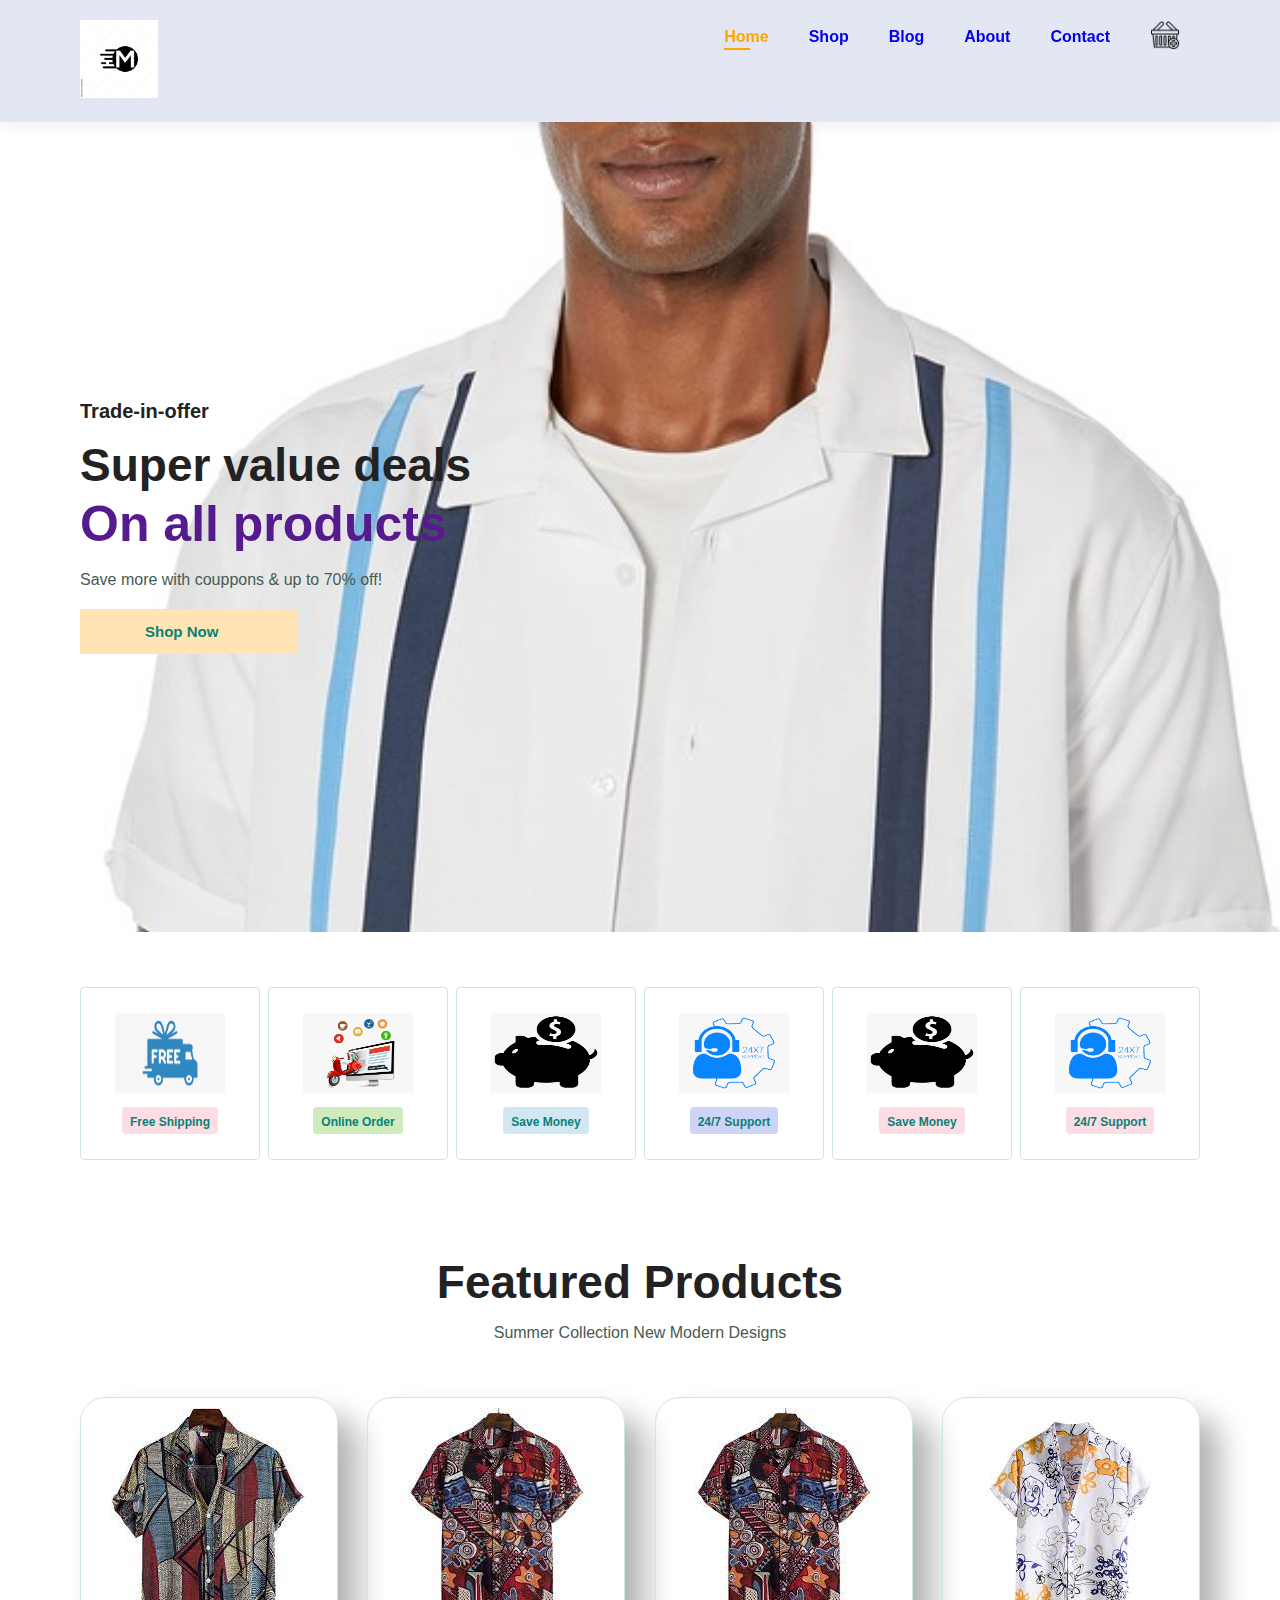
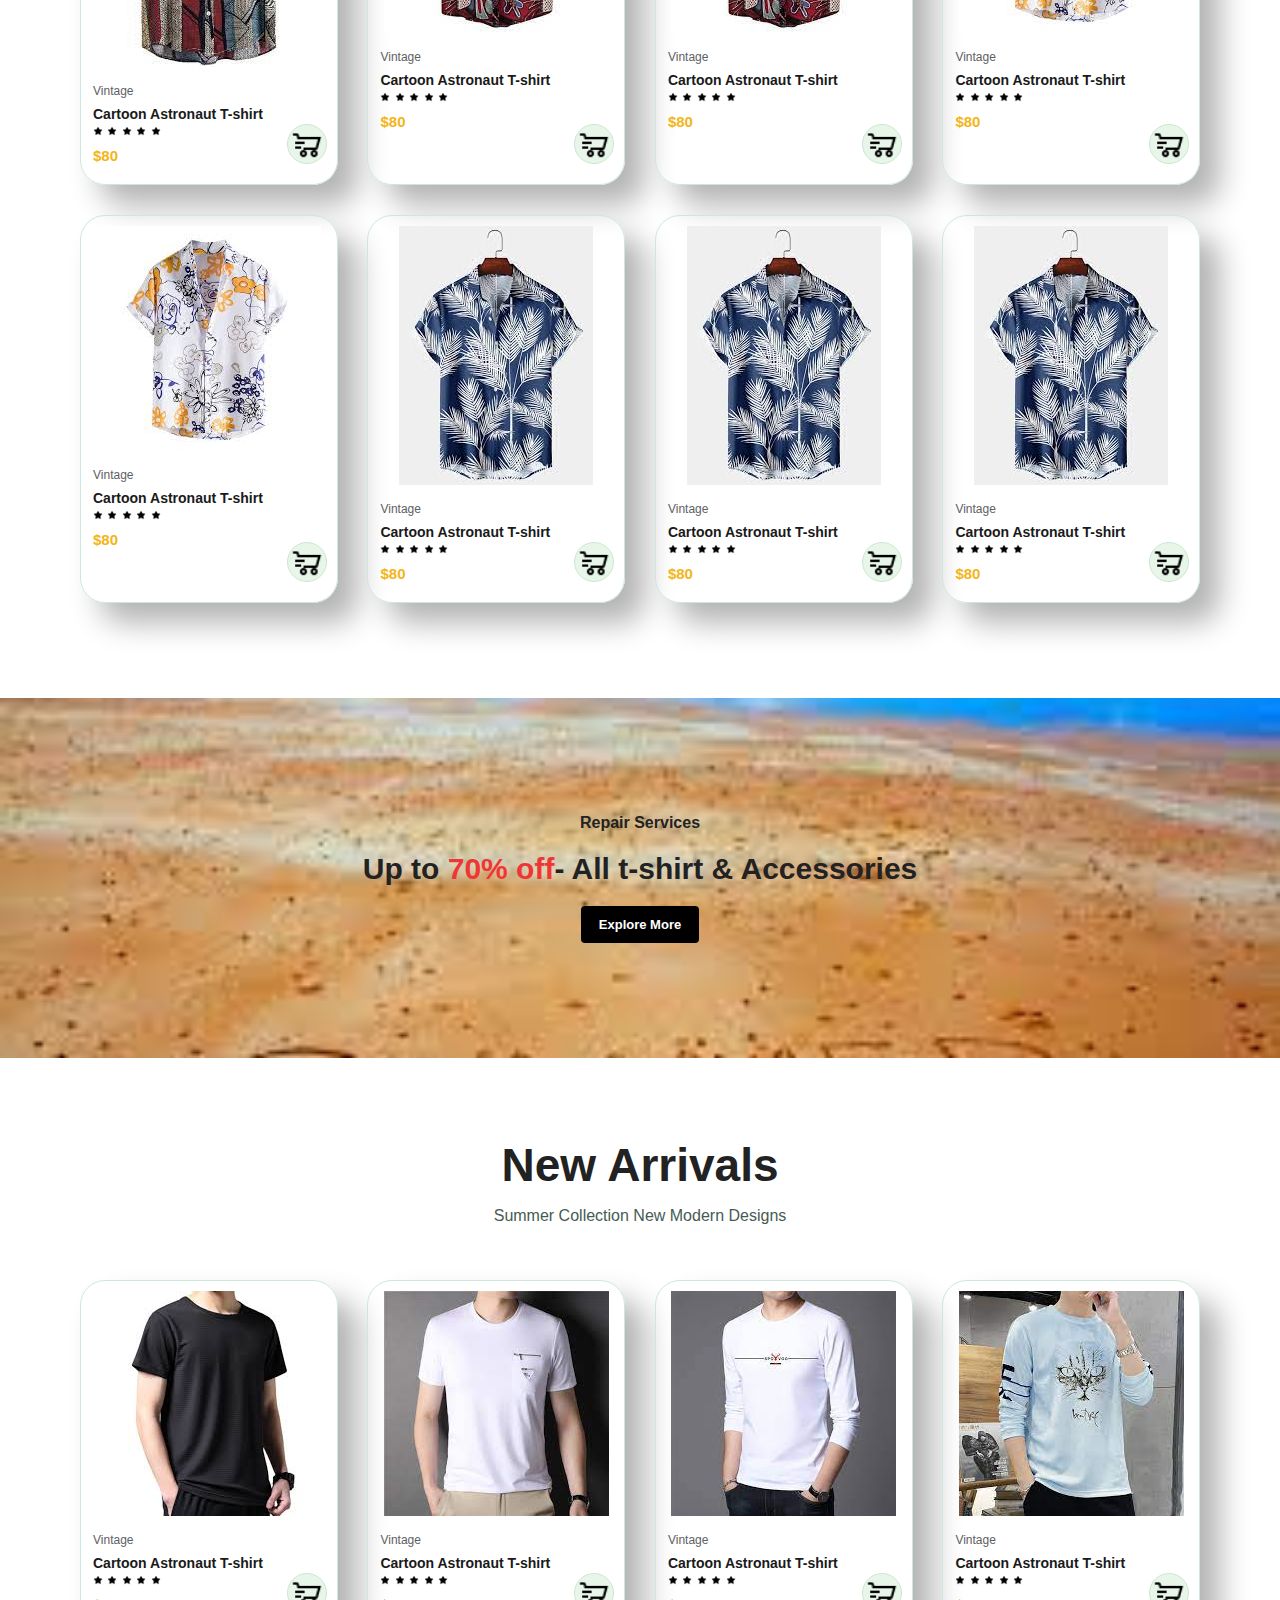
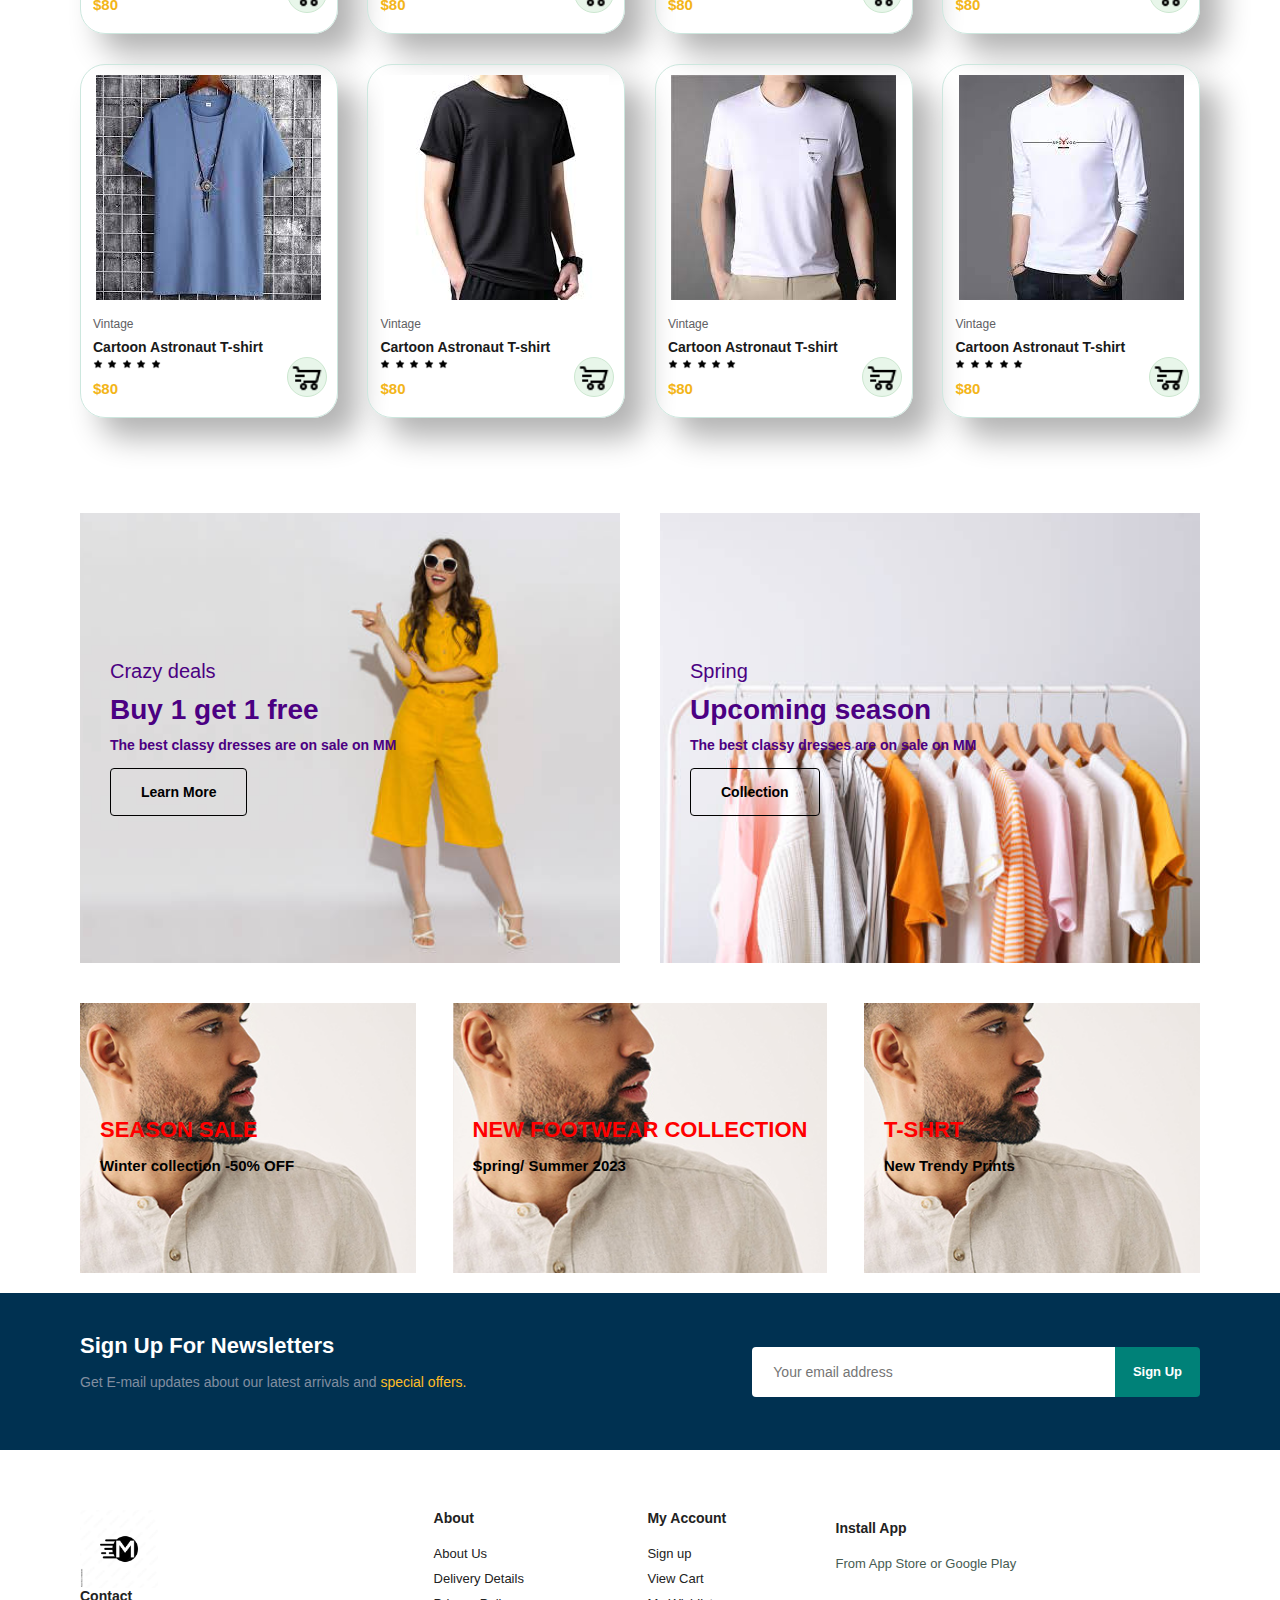
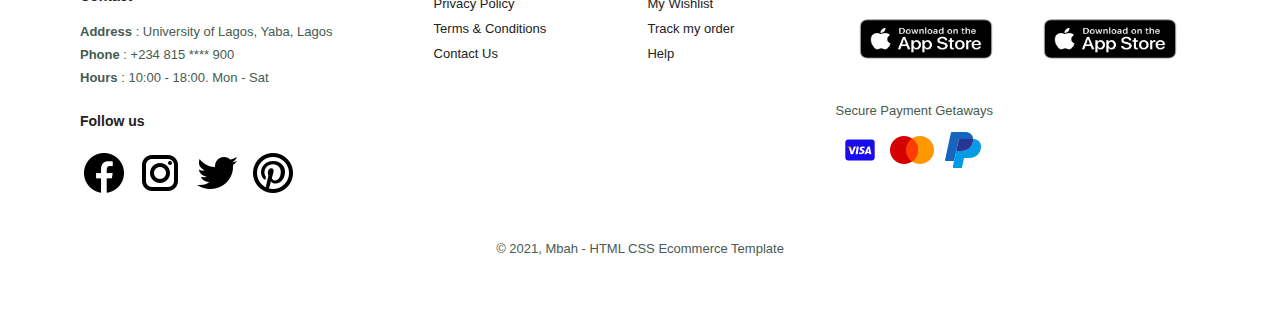
<file: E-commerce-site/index.html>
<!DOCTYPE html>
<html>
<head>
	<meta charset="utf-8">
	<meta name="viewport" content="width=device-width, initial-scale=1">
	<title>E-Commerce Site</title>
	<link rel="stylesheet" type="text/css" href="styles.css">
</head>
<body>

	<section id="header">
		<a href="#"><img src="img/logo2.jpg" class="logo"></a>
		<div>

			<ul id="navbar">
				<li><a class="active" href="index.html">Home</a></li>
				<li><a href="shop.html">Shop</a></li>
				<li><a href="blog.html">Blog</a></li>
				<li><a href="about.html">About</a></li>
				<li><a href="contact.html">Contact</a></li>
				<li><a href="cart.html"><img src="icons8-.png" class="s-basket"></a></li>
				
			</ul>

		</div>
		<div id="mobile">
			<a href="cart.html"><img src="icons8-.png" class="s-basket"></a>
			<img src="img/icons8-search.png" id="bar" class="s-bag">
		</div>
		
	</section>

	<section id="hero">
		<h4>Trade-in-offer</h4>
		<h2>Super value deals</h2>
		<h1>On all products</h1>
		<p>Save more with couppons & up to 70% off!</p>
		<button>Shop Now</button>
	</section>

	<section id="feature" class="section-p1">

		<div class="fe-box">
			<img src="img/feature1.png">
			<h6>Free Shipping</h6>
		</div>

		<div class="fe-box">
			<img src="img/feature2.png">
			<h6>Online Order</h6>
		</div>

		<div class="fe-box">
			<img src="img/feature3.png">
			<h6>Save Money</h6>
		</div>

		<div class="fe-box">
			<img src="img/feature4.png">
			<h6>24/7 Support</h6>
		</div>
		<div class="fe-box">
			<img src="img/feature3.png">
			<h6>Save Money</h6>
		</div>

		<div class="fe-box">
			<img src="img/feature4.png">
			<h6>24/7 Support</h6>
		</div>
		
	</section>

	<section id="product1" class="section-p1">
		<h2>Featured Products</h2>
		<p>Summer Collection New Modern Designs</p>

		<div class="pro-container">

			<div class="pro">
				<img src="img/Shirts/shirts1.jpeg">
				<div class="description">
					<span>Vintage</span>
					<h5>Cartoon Astronaut T-shirt</h5>

					<div class="star">
						<img src="img/icons8-star-48.png">
						<img src="img/icons8-star-48.png">
						<img src="img/icons8-star-48.png">
						<img src="img/icons8-star-48.png">
						<img src="img/icons8-star-48.png">
					</div>

					<h4>$80</h4>

				</div>

				<a href="#"><img src="img/icons8-cart.png" class="shopping-cart"></a>
			</div>

		<div class="pro">
				<img src="img/Shirts/shirts2.jpeg">

				<div class="description">
					<span>Vintage</span>
					<h5>Cartoon Astronaut T-shirt</h5>
					<div class="star">
						<img src="img/icons8-star-48.png">
						<img src="img/icons8-star-48.png">
						<img src="img/icons8-star-48.png">
						<img src="img/icons8-star-48.png">
						<img src="img/icons8-star-48.png">
					</div>

					<h4>$80</h4>
				</div>

				<a href="#"><img src="img/icons8-cart.png" class="shopping-cart"></a>

			</div>

			<div class="pro">
				<img src="img/Shirts/shirts2.jpeg">

				<div class="description">
					<span>Vintage</span>
					<h5>Cartoon Astronaut T-shirt</h5>
					<div class="star">
						<img src="img/icons8-star-48.png">
						<img src="img/icons8-star-48.png">
						<img src="img/icons8-star-48.png">
						<img src="img/icons8-star-48.png">
						<img src="img/icons8-star-48.png">
					</div>

					<h4>$80</h4>
				</div>
				<a href="#"><img src="img/icons8-cart.png" class="shopping-cart"></a>
			</div>

			<div class="pro">
				<img src="img/Shirts/shirts5.jpeg">

				<div class="description">
					<span>Vintage</span>
					<h5>Cartoon Astronaut T-shirt</h5>

					<div class="star">
						<img src="img/icons8-star-48.png">
						<img src="img/icons8-star-48.png">
						<img src="img/icons8-star-48.png">
						<img src="img/icons8-star-48.png">
						<img src="img/icons8-star-48.png">
					</div>

					<h4>$80</h4>
				</div>
				<a href="#"><img src="img/icons8-cart.png" class="shopping-cart"></a>
			</div>

			<div class="pro">
				<img src="img/Shirts/shirts5.jpeg">

				<div class="description">
					<span>Vintage</span>
					<h5>Cartoon Astronaut T-shirt</h5>

					<div class="star">
						<img src="img/icons8-star-48.png">
						<img src="img/icons8-star-48.png">
						<img src="img/icons8-star-48.png">
						<img src="img/icons8-star-48.png">
						<img src="img/icons8-star-48.png">
					</div>

					<h4>$80</h4>
				</div>
				<a href="#"><img src="img/icons8-cart.png" class="shopping-cart"></a>

			</div>

			<div class="pro">
				<img src="img/Shirts/shirts7.jpeg">

				<div class="description">
					<span>Vintage</span>
					<h5>Cartoon Astronaut T-shirt</h5>
					<div class="star">
						<img src="img/icons8-star-48.png">
						<img src="img/icons8-star-48.png">
						<img src="img/icons8-star-48.png">
						<img src="img/icons8-star-48.png">
						<img src="img/icons8-star-48.png">
					</div>

					<h4>$80</h4>
				</div>

				<a href="#"><img src="img/icons8-cart.png" class="shopping-cart"></a>
			</div>

			<div class="pro">
				<img src="img/Shirts/shirts7.jpeg">

				<div class="description">
					<span>Vintage</span>
					<h5>Cartoon Astronaut T-shirt</h5>
					<div class="star">
						<img src="img/icons8-star-48.png">
						<img src="img/icons8-star-48.png">
						<img src="img/icons8-star-48.png">
						<img src="img/icons8-star-48.png">
						<img src="img/icons8-star-48.png">
					</div>

					<h4>$80</h4>
				</div>
				<a href="#"><img src="img/icons8-cart.png" class="shopping-cart"></a>
			</div>

			<div class="pro">
				<img src="img/Shirts/shirts7.jpeg">

				<div class="description">
					<span>Vintage</span>
					<h5>Cartoon Astronaut T-shirt</h5>
					<div class="star">
						<img src="img/icons8-star-48.png">
						<img src="img/icons8-star-48.png">
						<img src="img/icons8-star-48.png">
						<img src="img/icons8-star-48.png">
						<img src="img/icons8-star-48.png">
					</div>

					<h4>$80</h4>
				</div>
				<a href="#"><img src="img/icons8-cart.png" class="shopping-cart"></a>
			</div>
		</div>
	</section>

	<section id="banner" class="section-ml">
		<h4>Repair Services</h4>
		<h2>Up to <span>70% off</span>- All t-shirt & Accessories</h2>
		<button class="normal">Explore More</button>
		
	</section>
	<section id="product1" class="section-p1">
		<h2>New Arrivals</h2>
		<p>Summer Collection New Modern Designs</p>
		<div class="pro-container">
			<div class="pro">
				<img src="img/Tees/Tees1.jpeg">
				<div class="description">
					<span>Vintage</span>
					<h5>Cartoon Astronaut T-shirt</h5>
					<div class="star">
						<img src="img/icons8-star-48.png">
						<img src="img/icons8-star-48.png">
						<img src="img/icons8-star-48.png">
						<img src="img/icons8-star-48.png">
						<img src="img/icons8-star-48.png">
					</div>
					<h4>$80</h4>
				</div>
				<a href="#"><img src="img/icons8-cart.png" class="shopping-cart"></a>
			</div>

		<div class="pro">
				<img src="img/Tees/Tees2.jpeg">
				<div class="description">
					<span>Vintage</span>
					<h5>Cartoon Astronaut T-shirt</h5>
					<div class="star">
						<img src="img/icons8-star-48.png">
						<img src="img/icons8-star-48.png">
						<img src="img/icons8-star-48.png">
						<img src="img/icons8-star-48.png">
						<img src="img/icons8-star-48.png">
					</div>
					<h4>$80</h4>
				</div>
				<a href="#"><img src="img/icons8-cart.png" class="shopping-cart"></a>
			</div>

			<div class="pro">
				<img src="img/Tees/Tees5.jpeg">
				<div class="description">
					<span>Vintage</span>
					<h5>Cartoon Astronaut T-shirt</h5>
					<div class="star">
						<img src="img/icons8-star-48.png">
						<img src="img/icons8-star-48.png">
						<img src="img/icons8-star-48.png">
						<img src="img/icons8-star-48.png">
						<img src="img/icons8-star-48.png">
					</div>
					<h4>$80</h4>
				</div>
				<a href="#"><img src="img/icons8-cart.png" class="shopping-cart"></a>
			</div>

			<div class="pro">
				<img src="img/Tees/Tees6.jpeg">
				<div class="description">
					<span>Vintage</span>
					<h5>Cartoon Astronaut T-shirt</h5>
					<div class="star">
						<img src="img/icons8-star-48.png">
						<img src="img/icons8-star-48.png">
						<img src="img/icons8-star-48.png">
						<img src="img/icons8-star-48.png">
						<img src="img/icons8-star-48.png">
					</div>
					<h4>$80</h4>
				</div>
				<a href="#"><img src="img/icons8-cart.png" class="shopping-cart"></a>
			</div>

			<div class="pro">
				<img src="img/Tees/Tees8.jpeg">
				<div class="description">
					<span>Vintage</span>
					<h5>Cartoon Astronaut T-shirt</h5>
					<div class="star">
						<img src="img/icons8-star-48.png">
						<img src="img/icons8-star-48.png">
						<img src="img/icons8-star-48.png">
						<img src="img/icons8-star-48.png">
						<img src="img/icons8-star-48.png">
					</div>
					<h4>$80</h4>
				</div>
				<a href="#"><img src="img/icons8-cart.png" class="shopping-cart"></a>
			</div>

			<div class="pro">
				<img src="img/Tees/Tees1.jpeg">
				<div class="description">
					<span>Vintage</span>
					<h5>Cartoon Astronaut T-shirt</h5>
					<div class="star">
						<img src="img/icons8-star-48.png">
						<img src="img/icons8-star-48.png">
						<img src="img/icons8-star-48.png">
						<img src="img/icons8-star-48.png">
						<img src="img/icons8-star-48.png">
					</div>
					<h4>$80</h4>
				</div>
				<a href="#"><img src="img/icons8-cart.png" class="shopping-cart"></a>
			</div>

			<div class="pro">
				<img src="img/Tees/Tees2.jpeg">
				<div class="description">
					<span>Vintage</span>
					<h5>Cartoon Astronaut T-shirt</h5>
					<div class="star">
						<img src="img/icons8-star-48.png">
						<img src="img/icons8-star-48.png">
						<img src="img/icons8-star-48.png">
						<img src="img/icons8-star-48.png">
						<img src="img/icons8-star-48.png">
					</div>
					<h4>$80</h4>
				</div>
				<a href="#"><img src="img/icons8-cart.png" class="shopping-cart"></a>
			</div>
			<div class="pro">
				<img src="img/Tees/Tees5.jpeg">
				<div class="description">
					<span>Vintage</span>
					<h5>Cartoon Astronaut T-shirt</h5>
					<div class="star">
						<img src="img/icons8-star-48.png">
						<img src="img/icons8-star-48.png">
						<img src="img/icons8-star-48.png">
						<img src="img/icons8-star-48.png">
						<img src="img/icons8-star-48.png">
					</div>
					<h4>$80</h4>
				</div>
				<a href="#"><img src="img/icons8-cart.png" class="shopping-cart"></a>
			</div>
		</div>
	</section>

	<section id="sm-banner" class="section-p1">
		<div class="banner-box">
			<h4>Crazy deals</h4>
			<h2>Buy 1 get 1 free</h2>
			<span>The best classy dresses are on sale on MM</span>
			<button class="b-button">Learn More</button>
		</div>
		<div class="banner-box banner-box2">
			<h4>Spring</h4>
			<h2>Upcoming season</h2>
			<span>The best classy dresses are on sale on MM</span>
			<button class="b-button">Collection</button>
		</div>

	</section>
	<section id="banner3">
		<div class="banner-box">
			<h2>SEASON SALE</h2>
			<h3>Winter collection -50% OFF</h3>
		</div>
		<div class="banner-box">
			<h2>NEW FOOTWEAR COLLECTION</h2>
			<h3>Spring/ Summer 2023</h3>
		</div>
		<div class="banner-box">
			<h2>T-SHRT</h2>
			<h3>New Trendy Prints</h3>
		</div>
	</section>
	<section id="newsletter" class="section-p1">
		<div class="newstext">
			<h4>Sign Up For Newsletters</h4>
			<p>Get E-mail updates about our latest arrivals and <span> special offers.</span></p>
		</div>
		<div class="form">
			<input type="text" placeholder="Your email address">
			<button class="normal">Sign Up</button>
		</div>
	</section>

	<footer class="section-p1">
		<div class="column">
			<img src="img/logo2.jpg" class="logo">
			<h4>Contact</h4>
			<p> <strong>Address</strong> : University of Lagos, Yaba, Lagos</p>
			<p> <strong>Phone</strong> : +234 815 **** 900</p>
			<p> <strong>Hours</strong> : 10:00 - 18:00. Mon - Sat</p>

			<div class="follow">
				<h4>Follow us</h4>
				<div class="icon">
					<img src="img/icons8-facebook-48.png">
					<img src="img/icons8-instagram-48.png">
					<img src="img/icons8-twitter-48.png">
					<img src="img/icons8-pinterest-48.png">
				</div>
			</div>
		</div>

		<div class="column">
			<h4>About</h4>
			<a href="#">About Us</a>
			<a href="#">Delivery Details</a>
			<a href="#">Privacy Policy</a>
			<a href="#">Terms & Conditions</a>
			<a href="#">Contact Us</a>

		</div>
		<div class="column">
			<h4>My Account</h4>
			<a href="#">Sign up</a>
			<a href="#">View Cart</a>
			<a href="#">My Wishlist</a>
			<a href="#">Track my order</a>
			<a href="#">Help</a>
		</div>
		
		<div class="column-install">
			<h4>Install App</h4>
			<p>From App Store or Google Play</p>
			<div class="row">
				<img src="img/A-store.png">
				<img src="img/A-store.png">
			</div>
			<p>Secure Payment Getaways</p>
			<img src="img/icons8-visa-48.png">
			<img src="img/icons8-mastercard-48.png">
			<img src="img/icons8-paypal-48.png">
		</div>

		<div class="copyright">
		  <p>&#169; 2021, Mbah - HTML CSS Ecommerce Template</p>	
		</div>
	</footer>


	<script type="text/javascript" src="index.js"></script>

</body>
</html>
</file>
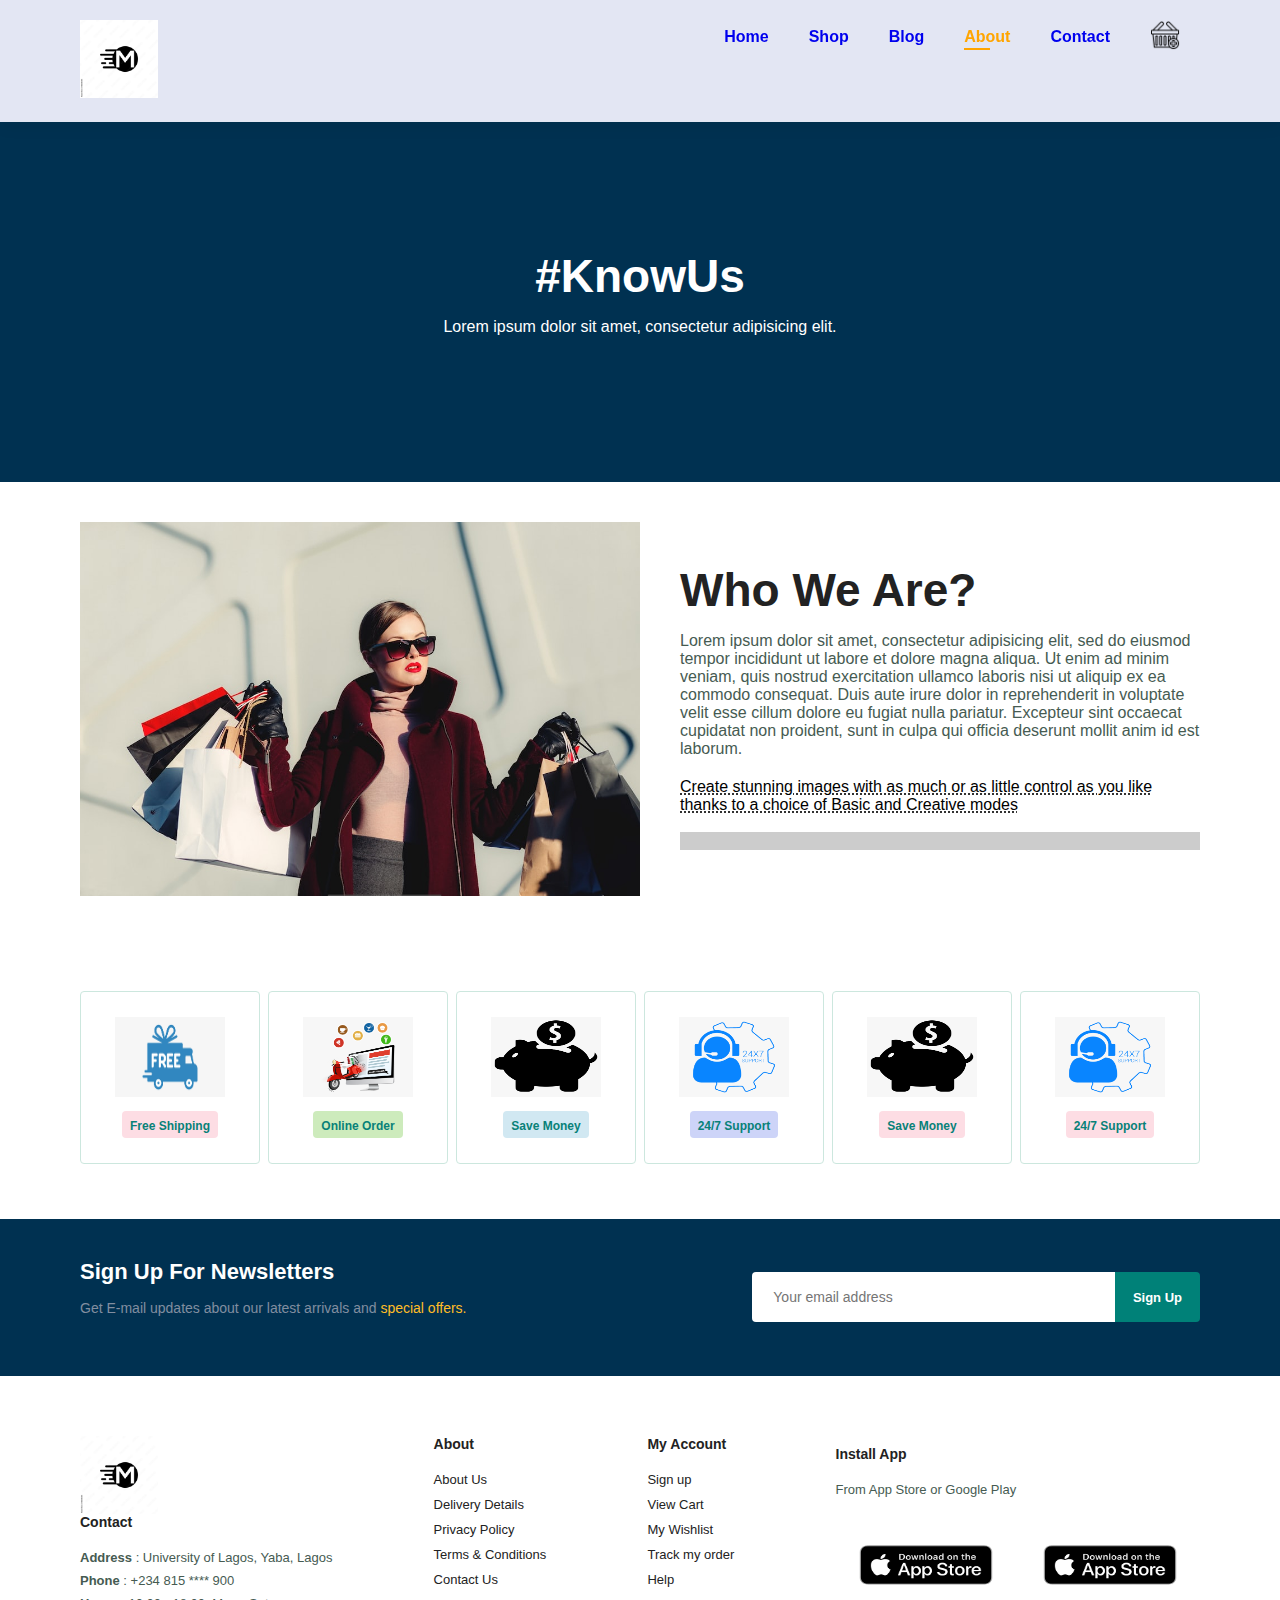
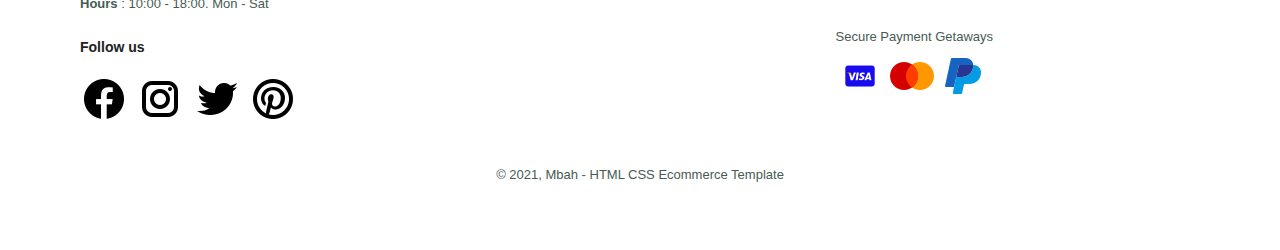
<file: E-commerce-site/about.html>
<!DOCTYPE html>
<html>
<head>
	<meta charset="utf-8">
	<meta name="viewport" content="width=device-width, initial-scale=1">
	<title></title>
	<link rel="stylesheet" type="text/css" href="styles.css">
</head>
<body>
	<section id="header">
		<a href="#"><img src="img/logo2.jpg" class="logo"></a>
		<div>

			<ul id="navbar">
				<li><a href="index.html">Home</a></li>
				<li><a href="shop.html">Shop</a></li>
				<li><a href="blog.html">Blog</a></li>
				<li><a class="active" href="about.html">About</a></li>
				<li><a href="contact.html">Contact</a></li>
				<li><a href="cart.html"><img src="icons8-.png" class="s-basket"></a></li>
				
			</ul>

		</div>
		<div id="mobile">
			<a href="cart.html"><img src="icons8-.png" class="s-basket"></a>
			<img src="img/icons8-search.png" id="bar" class="s-bag">
		</div>
		
	</section>

	<section id="page-header" class="about-header">
		<h2>#KnowUs</h2>
		<p>Lorem ipsum dolor sit amet, consectetur adipisicing elit.</p>
	</section>

	<section id="about-header" class="section-p1">
		<img src="img/B1.jpeg">
		<div class="about-dets">
			<h2>Who We Are?</h2>
			<p>Lorem ipsum dolor sit amet, consectetur adipisicing elit, sed do eiusmod
				tempor incididunt ut labore et dolore magna aliqua. Ut enim ad minim veniam,
				quis nostrud exercitation ullamco laboris nisi ut aliquip ex ea commodo
				consequat. Duis aute irure dolor in reprehenderit in voluptate velit esse
				cillum dolore eu fugiat nulla pariatur. Excepteur sint occaecat cupidatat non
			proident, sunt in culpa qui officia deserunt mollit anim id est laborum.</p>

			<abbr title="">Create stunning images with as much or as little control as you like thanks to a choice of Basic and Creative modes</abbr>
			<br><br>
			<marquee bgcolor="#ccc" loop="-1" scrollamount="7" width="100%">Create stunning images with as much or as little control as you like thanks to a choice of Basic and Creative modes</marquee>
		</div>
	</section>
	<section id="feature" class="section-p1">

		<div class="fe-box">
			<img src="img/feature1.png">
			<h6>Free Shipping</h6>
		</div>

		<div class="fe-box">
			<img src="img/feature2.png">
			<h6>Online Order</h6>
		</div>

		<div class="fe-box">
			<img src="img/feature3.png">
			<h6>Save Money</h6>
		</div>

		<div class="fe-box">
			<img src="img/feature4.png">
			<h6>24/7 Support</h6>
		</div>
		<div class="fe-box">
			<img src="img/feature3.png">
			<h6>Save Money</h6>
		</div>

		<div class="fe-box">
			<img src="img/feature4.png">
			<h6>24/7 Support</h6>
		</div>
		
	</section>
	<section id="newsletter" class="section-p1">
		<div class="newstext">
			<h4>Sign Up For Newsletters</h4>
			<p>Get E-mail updates about our latest arrivals and <span> special offers.</span></p>
		</div>
		<div class="form">
			<input type="text" placeholder="Your email address">
			<button class="normal">Sign Up</button>
		</div>
	</section>

	<footer class="section-p1">
		<div class="column">
			<img src="img/logo2.jpg" class="logo">
			<h4>Contact</h4>
			<p> <strong>Address</strong> : University of Lagos, Yaba, Lagos</p>
			<p> <strong>Phone</strong> : +234 815 **** 900</p>
			<p> <strong>Hours</strong> : 10:00 - 18:00. Mon - Sat</p>

			<div class="follow">
				<h4>Follow us</h4>
				<div class="icon">
					<img src="img/icons8-facebook-48.png">
					<img src="img/icons8-instagram-48.png">
					<img src="img/icons8-twitter-48.png">
					<img src="img/icons8-pinterest-48.png">
				</div>
			</div>
		</div>

		<div class="column">
			<h4>About</h4>
			<a href="#">About Us</a>
			<a href="#">Delivery Details</a>
			<a href="#">Privacy Policy</a>
			<a href="#">Terms & Conditions</a>
			<a href="#">Contact Us</a>

		</div>
		<div class="column">
			<h4>My Account</h4>
			<a href="#">Sign up</a>
			<a href="#">View Cart</a>
			<a href="#">My Wishlist</a>
			<a href="#">Track my order</a>
			<a href="#">Help</a>
		</div>
		
		<div class="column-install">
			<h4>Install App</h4>
			<p>From App Store or Google Play</p>
			<div class="row">
				<img src="img/A-store.png">
				<img src="img/A-store.png">
			</div>
			<p>Secure Payment Getaways</p>
			<img src="img/icons8-visa-48.png">
			<img src="img/icons8-mastercard-48.png">
			<img src="img/icons8-paypal-48.png">
		</div>

		<div class="copyright">
			<p>&#169; 2021, Mbah - HTML CSS Ecommerce Template</p>	
		</div>
	</footer>


</body>
</html>
</file>
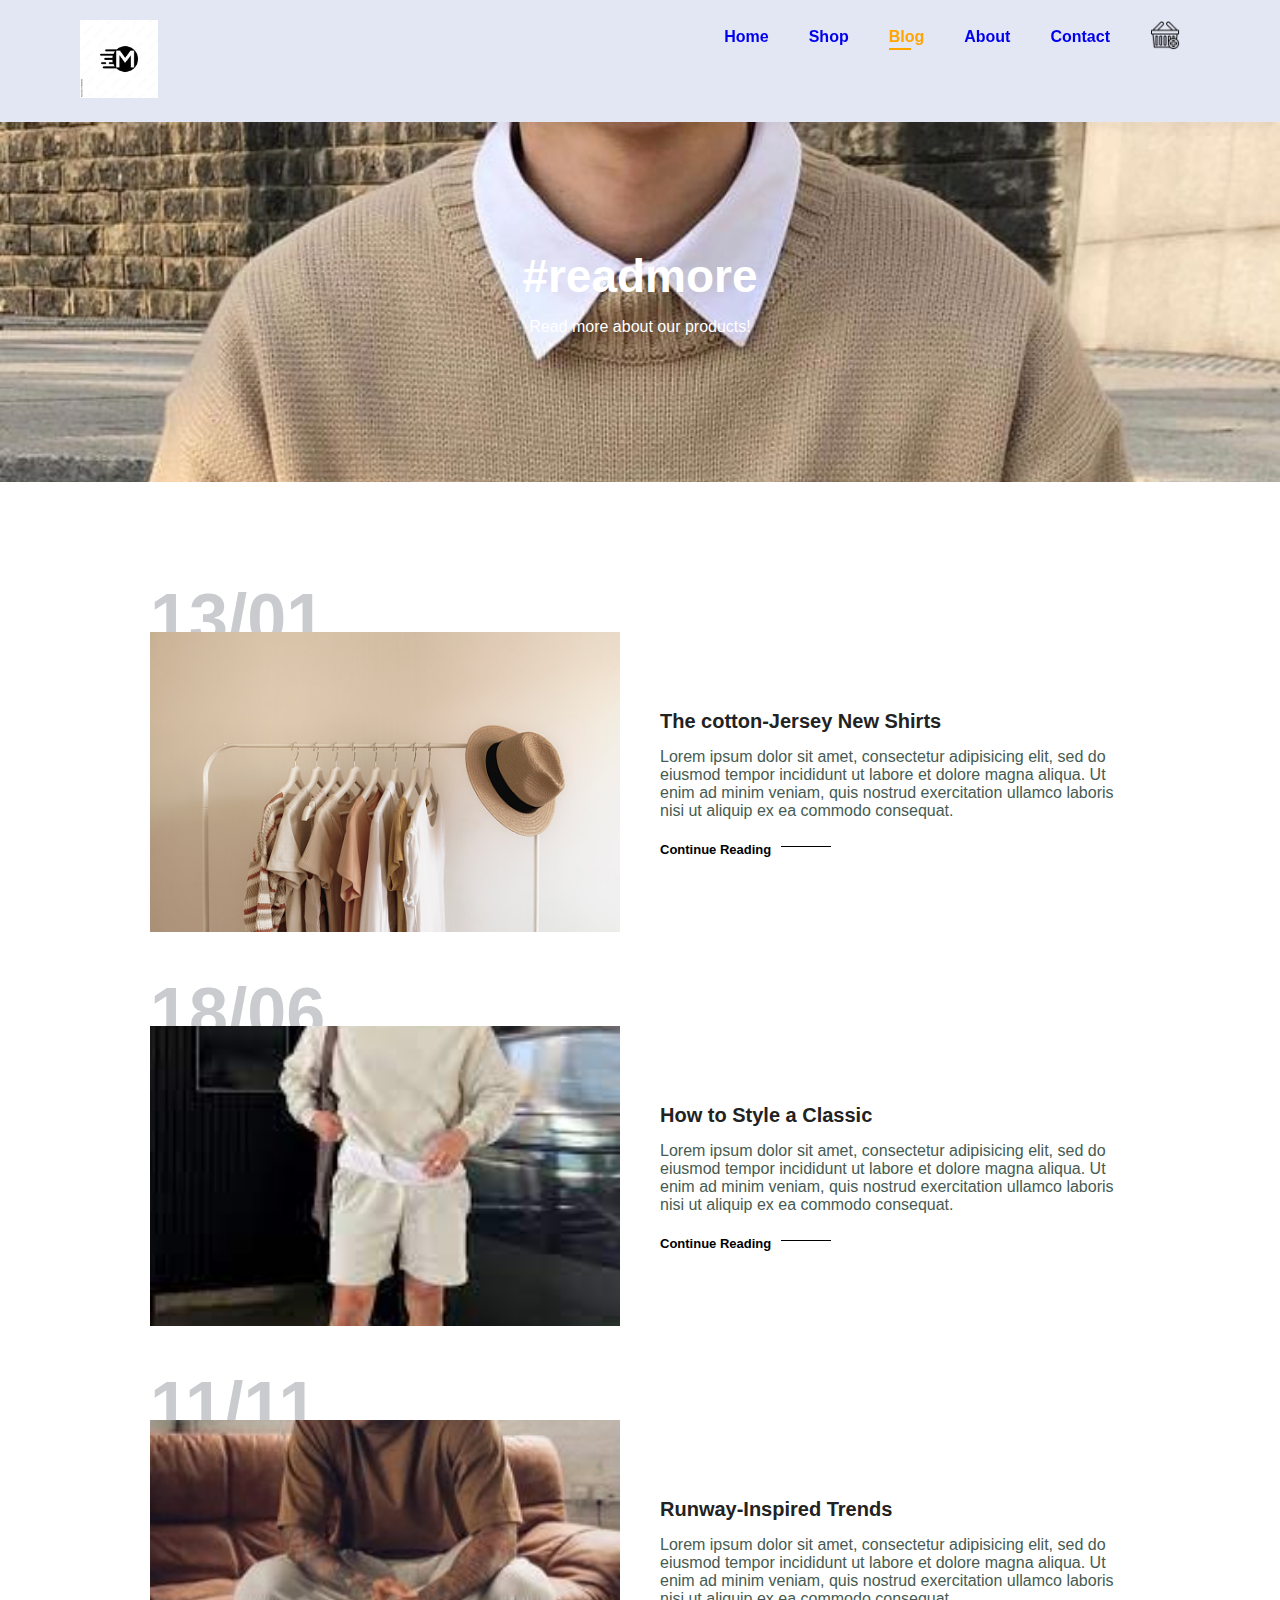
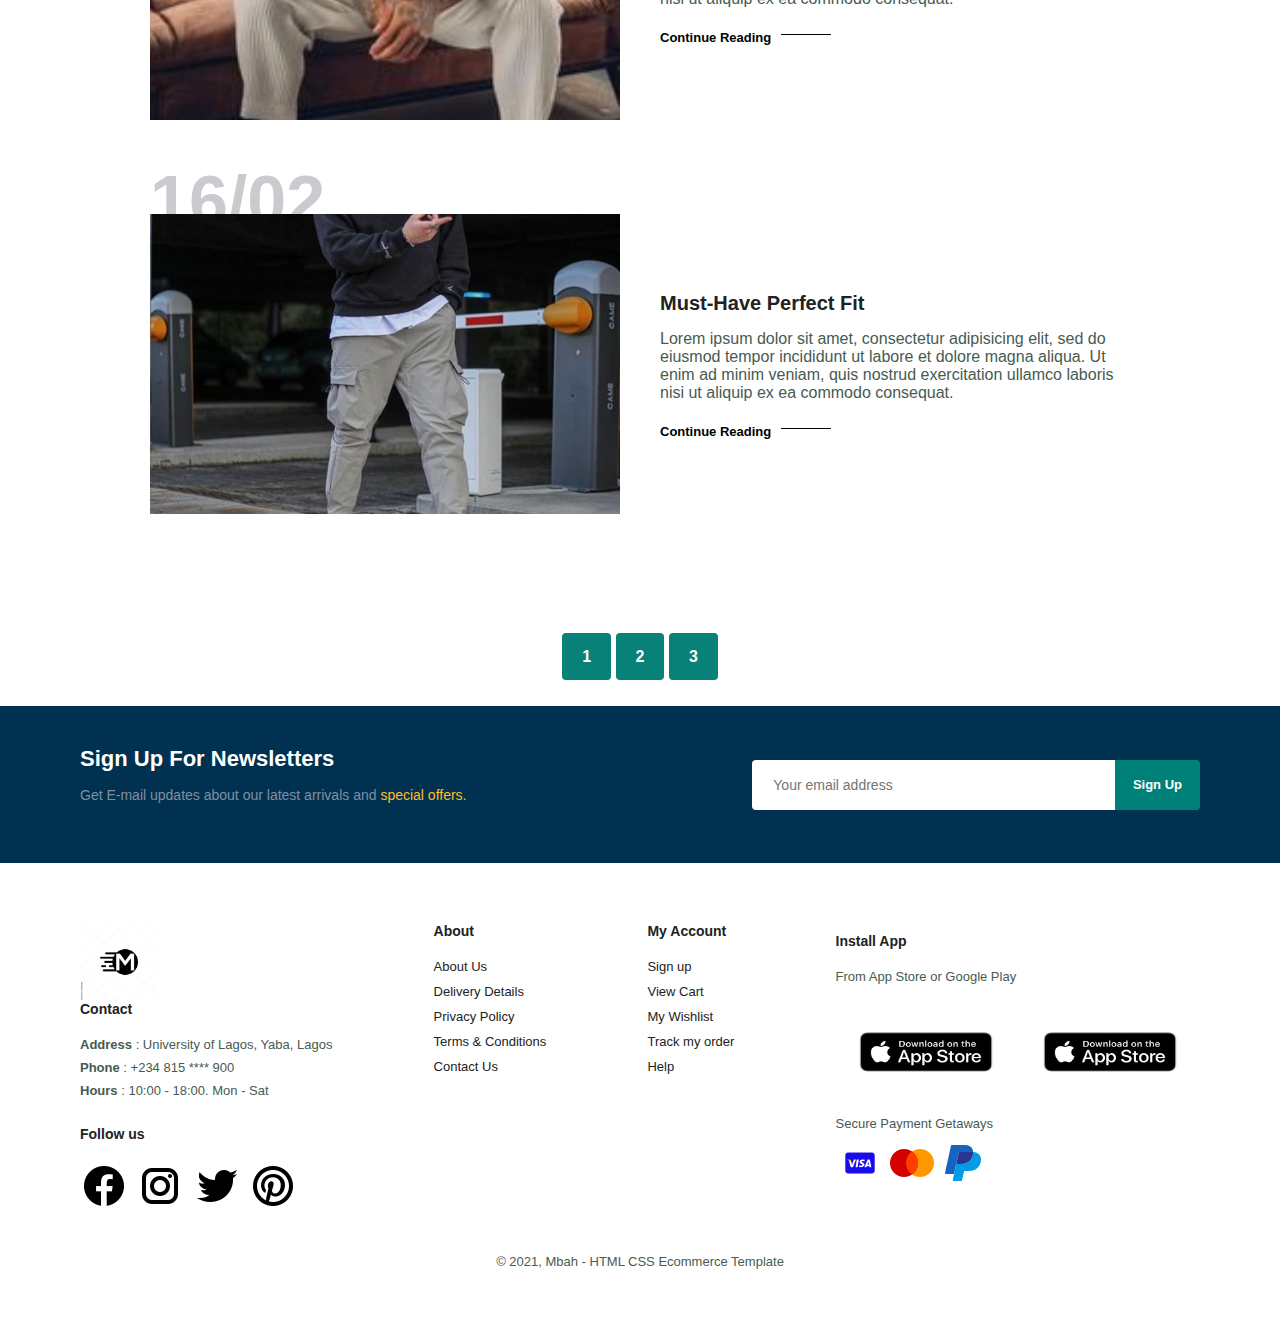
<file: E-commerce-site/blog.html>
<!DOCTYPE html>
<html>
<head>
	<meta charset="utf-8">
	<meta name="viewport" content="width=device-width, initial-scale=1">
	<title></title>
	<link rel="stylesheet" type="text/css" href="styles.css">
</head>
<body>
	<section id="header">
		<a href="#"><img src="img/logo2.jpg" class="logo"></a>
		<div>

			<ul id="navbar">
				<li><a href="index.html">Home</a></li>
				<li><a href="shop.html">Shop</a></li>
				<li><a class="active" href="blog.html">Blog</a></li>
				<li><a href="about.html">About</a></li>
				<li><a href="contact.html">Contact</a></li>
				<li><a href="cart.html"><img src="icons8-.png" class="s-basket"></a></li>
				
			</ul>

		</div>
		<div id="mobile">
			<a href="cart.html"><img src="icons8-.png" class="s-basket"></a>
			<img src="img/icons8-search.png" id="bar" class="s-bag">
		</div>
		
	</section>

	<section id="page-header" class="blog-header">
		<h2>#readmore</h2>
		<p>Read more about our products!</p>
	</section>
	<section id="blog">
		<div class="blog-box">
			<div class="blog-img">
				<img src="img/B3.jpg">
			</div>

			<div class="blog-dets">
				<h4>The cotton-Jersey New Shirts</h4>
				<p>Lorem ipsum dolor sit amet, consectetur adipisicing elit, sed do eiusmod
				tempor incididunt ut labore et dolore magna aliqua. Ut enim ad minim veniam,
				quis nostrud exercitation ullamco laboris nisi ut aliquip ex ea commodo
				consequat.</p>
				<a href="#">Continue Reading</a>
			</div>
			<h1>13/01</h1>

		</div>

		<div class="blog-box">
			<div class="blog-img">
				<img src="img/B12.jpeg">
			</div>

			<div class="blog-dets">
				<h4>How to Style a Classic</h4>
				<p>Lorem ipsum dolor sit amet, consectetur adipisicing elit, sed do eiusmod
				tempor incididunt ut labore et dolore magna aliqua. Ut enim ad minim veniam,
				quis nostrud exercitation ullamco laboris nisi ut aliquip ex ea commodo
				consequat.</p>
				<a href="#">Continue Reading</a>
			</div>
			<h1>18/06</h1>
			
		</div>
		<div class="blog-box">
			<div class="blog-img">
				<img src="img/B13.jpg">
			</div>

			<div class="blog-dets">
				<h4>Runway-Inspired Trends</h4>
				<p>Lorem ipsum dolor sit amet, consectetur adipisicing elit, sed do eiusmod
				tempor incididunt ut labore et dolore magna aliqua. Ut enim ad minim veniam,
				quis nostrud exercitation ullamco laboris nisi ut aliquip ex ea commodo
				consequat.</p>
				<a href="#">Continue Reading</a>
			</div>
			<h1>11/11</h1>
			
		</div>
		<div class="blog-box">
			<div class="blog-img">
				<img src="img/B14.jpg">
			</div>

			<div class="blog-dets">
				<h4>Must-Have Perfect Fit</h4>
				<p>Lorem ipsum dolor sit amet, consectetur adipisicing elit, sed do eiusmod
				tempor incididunt ut labore et dolore magna aliqua. Ut enim ad minim veniam,
				quis nostrud exercitation ullamco laboris nisi ut aliquip ex ea commodo
				consequat.</p>
				<a href="#">Continue Reading</a>
			</div>
			<h1>16/02</h1>
			
		</div>
	</section>

	<section id="pagination" class="section-p1">
		<a href="#">1</a>
		<a href="#">2</a>
		<a href="#">3</a>
	</section>

	<section id="newsletter" class="section-p1">
		<div class="newstext">
			<h4>Sign Up For Newsletters</h4>
			<p>Get E-mail updates about our latest arrivals and <span> special offers.</span></p>
		</div>
		<div class="form">
			<input type="text" placeholder="Your email address">
			<button class="normal">Sign Up</button>
		</div>
	</section>

	<footer class="section-p1">
		<div class="column">
			<img src="img/logo2.jpg" class="logo">
			<h4>Contact</h4>
			<p> <strong>Address</strong> : University of Lagos, Yaba, Lagos</p>
			<p> <strong>Phone</strong> : +234 815 **** 900</p>
			<p> <strong>Hours</strong> : 10:00 - 18:00. Mon - Sat</p>

			<div class="follow">
				<h4>Follow us</h4>
				<div class="icon">
					<img src="img/icons8-facebook-48.png">
					<img src="img/icons8-instagram-48.png">
					<img src="img/icons8-twitter-48.png">
					<img src="img/icons8-pinterest-48.png">
				</div>
			</div>
		</div>

		<div class="column">
			<h4>About</h4>
			<a href="#">About Us</a>
			<a href="#">Delivery Details</a>
			<a href="#">Privacy Policy</a>
			<a href="#">Terms & Conditions</a>
			<a href="#">Contact Us</a>

		</div>
		<div class="column">
			<h4>My Account</h4>
			<a href="#">Sign up</a>
			<a href="#">View Cart</a>
			<a href="#">My Wishlist</a>
			<a href="#">Track my order</a>
			<a href="#">Help</a>
		</div>
		
		<div class="column-install">
			<h4>Install App</h4>
			<p>From App Store or Google Play</p>
			<div class="row">
				<img src="img/A-store.png">
				<img src="img/A-store.png">
			</div>
			<p>Secure Payment Getaways</p>
			<img src="img/icons8-visa-48.png">
			<img src="img/icons8-mastercard-48.png">
			<img src="img/icons8-paypal-48.png">
		</div>

		<div class="copyright">
		  <p>&#169; 2021, Mbah - HTML CSS Ecommerce Template</p>	
		</div>
	</footer>


</body>
</html>
</file>
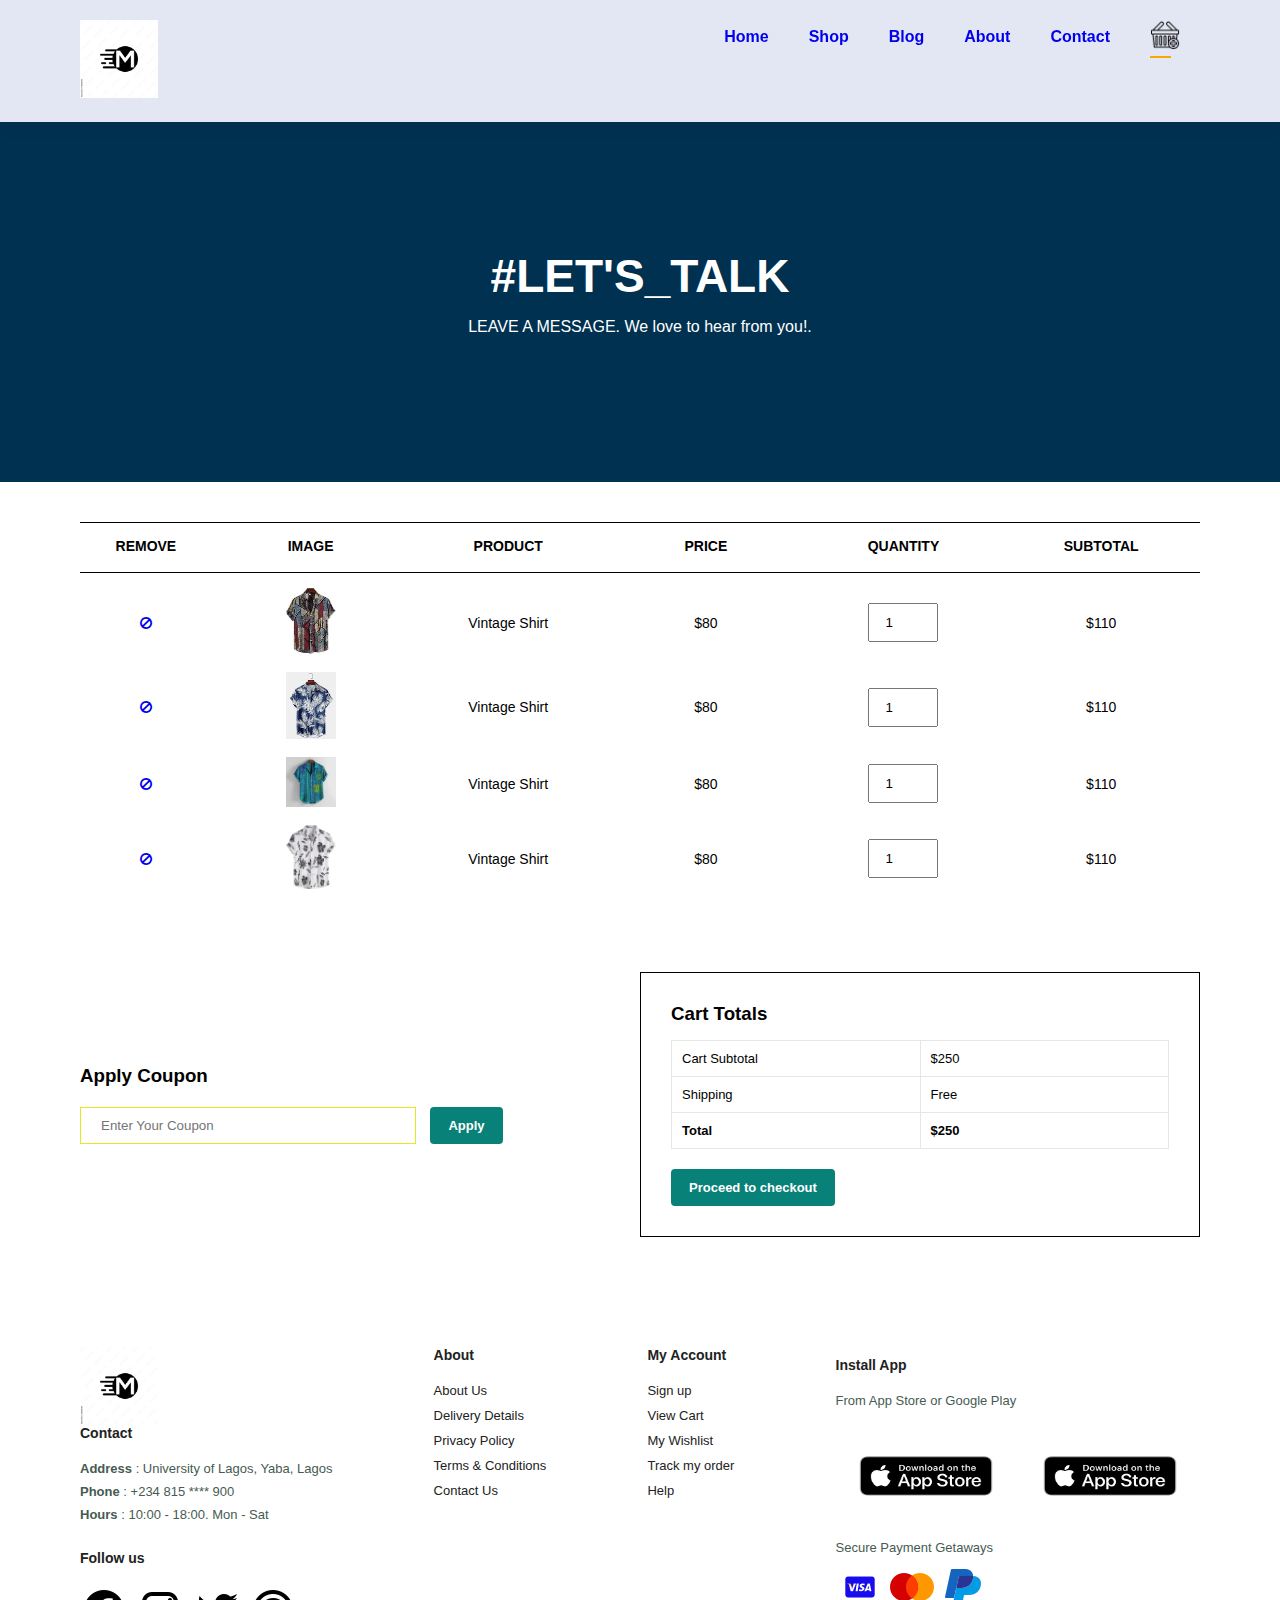
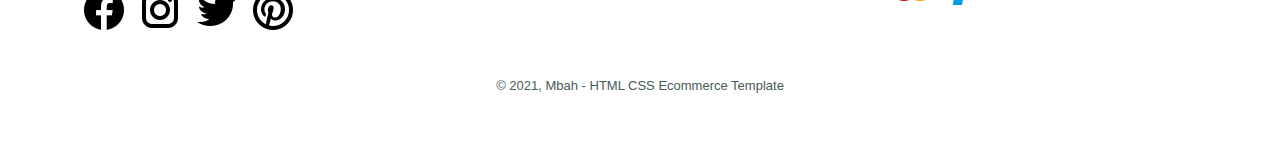
<file: E-commerce-site/cart.html>
<!DOCTYPE html>
<html>
<head>
	<meta charset="utf-8">
	<meta name="viewport" content="width=device-width, initial-scale=1">
	<title></title>
	<link rel="stylesheet" href="https://cdnjs.cloudflare.com/ajax/libs/font-awesome/4.7.0/css/font-awesome.min.css">
	<link rel="stylesheet" type="text/css" href="styles.css">
	
</head>
<body>
	<section id="header">
		<a href="#"><img src="img/logo2.jpg" class="logo"></a>
		<div>

			<ul id="navbar">
				<li><a href="index.html">Home</a></li>
				<li><a href="shop.html">Shop</a></li>
				<li><a href="blog.html">Blog</a></li>
				<li><a href="about.html">About</a></li>
				<li><a href="contact.html">Contact</a></li>
				<li><a class="active" href="cart.html"><img src="icons8-.png" class="s-basket"></a></li>
				
			</ul>

		</div>
		<div id="mobile">
			<a href="cart.html"><img src="icons8-.png" class="s-basket"></a>
			<img src="img/icons8-search.png" id="bar" class="s-bag">
		</div>
		
	</section>
	

	<section id="page-header" class="about-header">
		<h2>#LET'S_TALK</h2>
		<p>LEAVE A MESSAGE. We love to hear from you!.</p>
	</section>
	<section id="cart" class="section-p1">
		<table width="100%">
			<thead>
				<tr>
					<td>REMOVE</td>
					<td>IMAGE</td>
					<td>PRODUCT</td>
					<td>PRICE</td>
					<td>QUANTITY</td>
					<td>SUBTOTAL</td>
				</tr>

			</thead>
			<tbody>
				<tr>
					<td><a href="#"><i class="fa fa-ban" aria-hidden="true"></i></a> </td>
					<td><img src="img/Shirts/shirts1.jpeg"></td>
					<td>Vintage Shirt</td>
					<td>$80</td>
					<td><input type="number" value="1"> </td>
					<td>$110</td>
				</tr>
				<tr>
					<td><a href="#"><i class="fa fa-ban" aria-hidden="true"></i></a> </td>
					<td><img src="img/Shirts/shirts7.jpeg"></td>
					<td>Vintage Shirt</td>
					<td>$80</td>
					<td><input type="number" value="1"> </td>
					<td>$110</td>
				</tr>
				<tr>
					<td><a href="#"><i class="fa fa-ban" aria-hidden="true"></i></a> </td>
					<td><img src="img/Shirts/shirts4.jpg"></td>
					<td>Vintage Shirt</td>
					<td>$80</td>
					<td><input type="number" value="1"> </td>
					<td>$110</td>
				</tr>
				<tr>
					<td><a href="#"><i class="fa fa-ban" aria-hidden="true"></i></a> </td>
					<td><img src="img/Shirts/shirts8.jpg"></td>
					<td>Vintage Shirt</td>
					<td>$80</td>
					<td><input type="number" value="1"> </td>
					<td>$110</td>
				</tr>
			</tbody>
		</table>
	</section>
	<section id="cart-add" class="section-p1">
		<div id="coupon">
			<h3>Apply Coupon</h3>
			<input type="" placeholder="Enter Your Coupon">
			<button class="normal">Apply</button>
		</div>

		<div id="subtotal">
			<h3>Cart Totals</h3>
			<table>
				<tr>
					<td>Cart Subtotal</td>
					<td>$250</td>
				</tr>
				<tr>
					<td>Shipping</td>
					<td>Free</td>
				</tr>
				<tr>
					<td><strong>Total</strong></td>
					<td><strong>$250</strong> </td>
				</tr>
			</table>
			<button class="normal">Proceed to checkout</button>
		</div>
		
	</section>
	<footer class="section-p1">
		<div class="column">
			<img src="img/logo2.jpg" class="logo">
			<h4>Contact</h4>
			<p> <strong>Address</strong> : University of Lagos, Yaba, Lagos</p>
			<p> <strong>Phone</strong> : +234 815 **** 900</p>
			<p> <strong>Hours</strong> : 10:00 - 18:00. Mon - Sat</p>

			<div class="follow">
				<h4>Follow us</h4>
				<div class="icon">
					<img src="img/icons8-facebook-48.png">
					<img src="img/icons8-instagram-48.png">
					<img src="img/icons8-twitter-48.png">
					<img src="img/icons8-pinterest-48.png">
				</div>
			</div>
		</div>

		<div class="column">
			<h4>About</h4>
			<a href="#">About Us</a>
			<a href="#">Delivery Details</a>
			<a href="#">Privacy Policy</a>
			<a href="#">Terms & Conditions</a>
			<a href="#">Contact Us</a>

		</div>
		<div class="column">
			<h4>My Account</h4>
			<a href="#">Sign up</a>
			<a href="#">View Cart</a>
			<a href="#">My Wishlist</a>
			<a href="#">Track my order</a>
			<a href="#">Help</a>
		</div>
		
		<div class="column-install">
			<h4>Install App</h4>
			<p>From App Store or Google Play</p>
			<div class="row">
				<img src="img/A-store.png">
				<img src="img/A-store.png">
			</div>
			<p>Secure Payment Getaways</p>
			<img src="img/icons8-visa-48.png">
			<img src="img/icons8-mastercard-48.png">
			<img src="img/icons8-paypal-48.png">
		</div>

		<div class="copyright">
			<p>&#169; 2021, Mbah - HTML CSS Ecommerce Template</p>	
		</div>
	</footer>


</body>
</html>
</file>
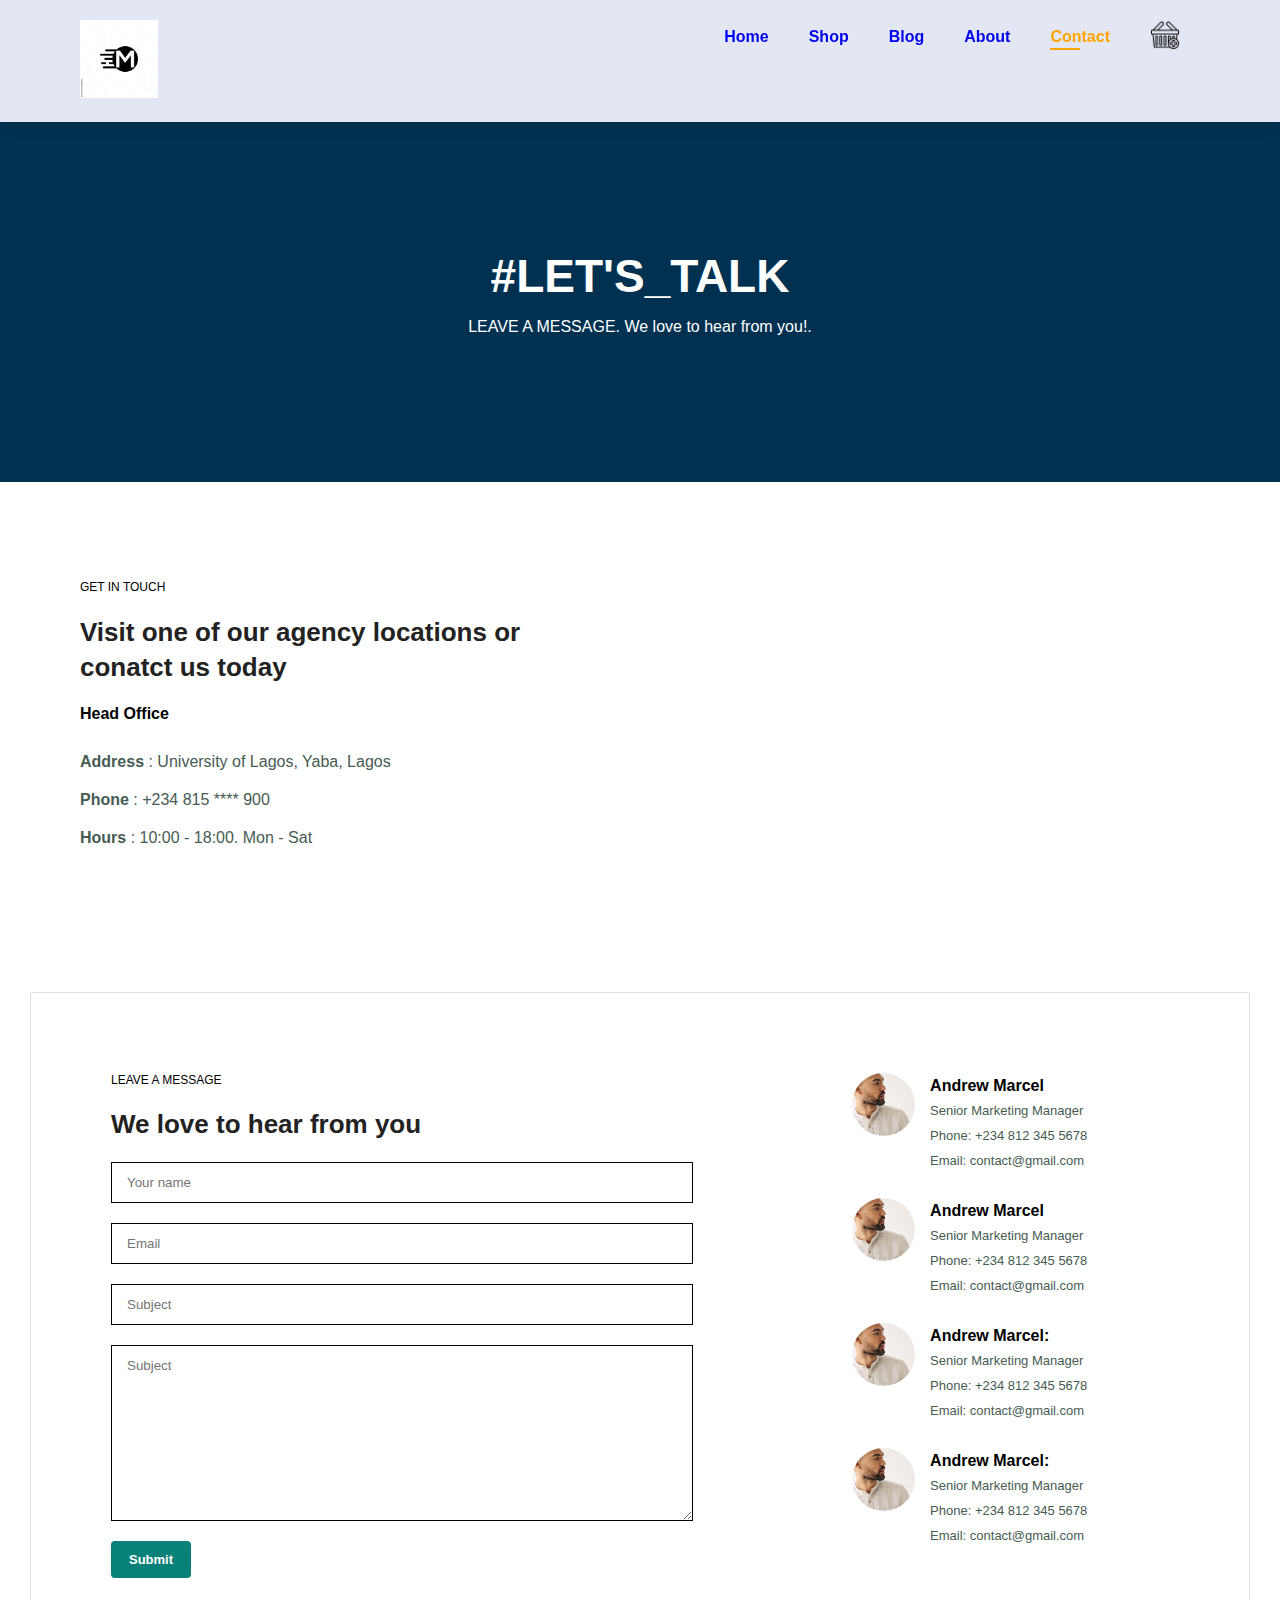
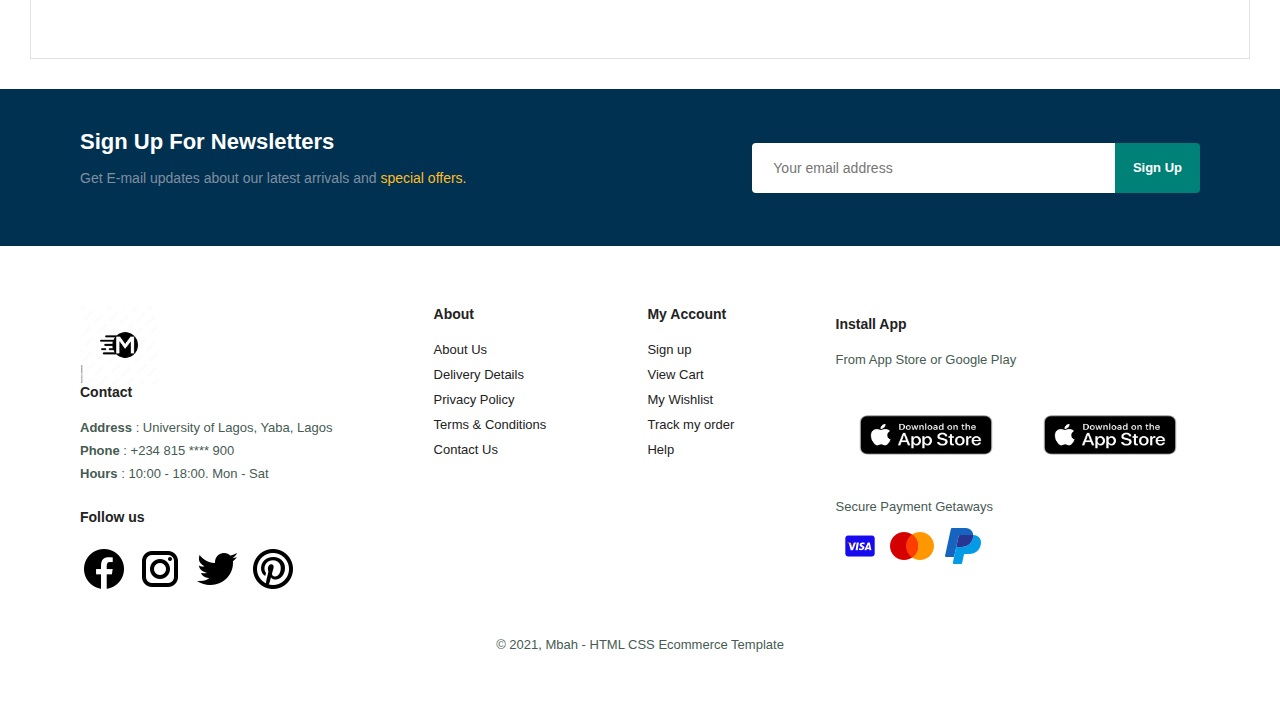
<file: E-commerce-site/contact.html>
<!DOCTYPE html>
<html>
<head>
	<meta charset="utf-8">
	<meta name="viewport" content="width=device-width, initial-scale=1">
	<title></title>
	<link rel="stylesheet" type="text/css" href="styles.css">
</head>
<body>
	<section id="header">
		<a href="#"><img src="img/logo2.jpg" class="logo"></a>
		<div>

			<ul id="navbar">
				<li><a href="index.html">Home</a></li>
				<li><a href="shop.html">Shop</a></li>
				<li><a href="blog.html">Blog</a></li>
				<li><a href="about.html">About</a></li>
				<li><a class="active" href="contact.html">Contact</a></li>
				<li><a href="cart.html"><img src="icons8-.png" class="s-basket"></a></li>
				
			</ul>

		</div>
		<div id="mobile">
			<a href="cart.html"><img src="icons8-.png" class="s-basket"></a>
			<img src="img/icons8-search.png" id="bar" class="s-bag">
		</div>
		
	</section>

	<section id="page-header" class="about-header">
		<h2>#LET'S_TALK</h2>
		<p>LEAVE A MESSAGE. We love to hear from you!.</p>
	</section>
	<section id="contact-dets" class="section-p1">
		<div class="details">
			<span>GET IN TOUCH</span>
			<h2>Visit one of our agency locations or conatct us today</h2>
			<h3>Head Office</h3>
			 <p> <strong>Address</strong> : University of Lagos, Yaba, Lagos</p>
			<p> <strong>Phone</strong> : +234 815 **** 900</p>
			<p> <strong>Hours</strong> : 10:00 - 18:00. Mon - Sat</p>
		</div>
		<div class="map">
			<iframe src="https://www.google.com/maps/embed?pb=!1m18!1m12!1m3!1d3964.0467728030576!2d3.3872697736900155!3d6.515764323255875!2m3!1f0!2f0!3f0!3m2!1i1024!2i768!4f13.1!3m3!1m2!1s0x103b8d24c04d3e75%3A0x7347f1a6be13e004!2sUniversity%20of%20Lagos!5e0!3m2!1sen!2sng!4v1692183311519!5m2!1sen!2sng" width="600" height="450" style="border:0;" allowfullscreen="" loading="lazy" referrerpolicy="no-referrer-when-downgrade"></iframe>
		</div>
	</section>
	<section id="form-details" class="section-p1">
		<form action="">
			<span>LEAVE A MESSAGE</span>
			<h2>We love to hear from you</h2>
			<input type="" placeholder="Your name">
			<input type="" placeholder="Email">
			<input type="" placeholder="Subject">
			<textarea name="" id="" cols="30" rows="10" placeholder="Subject"></textarea>
			<button class="normal">Submit</button>
		</form>
		<div class="people">
			<div>
				<img src="img/B7.jpg">
				<p><span>Andrew Marcel </span> Senior Marketing Manager <br> Phone: +234 812 345 5678 <br> Email: contact@gmail.com </p>
			</div>
			<div>
				<img src="img/B7.jpg">
				<p><span>Andrew Marcel</span>Senior Marketing Manager <br> Phone: +234 812 345 5678 <br> Email: contact@gmail.com </p>
			</div>
			<div>
				<img src="img/B7.jpg">
				<p><span>Andrew Marcel:</span>Senior Marketing Manager <br> Phone: +234 812 345 5678 <br> Email: contact@gmail.com </p>
			</div>
			<div>
				<img src="img/B7.jpg">
				<p><span>Andrew Marcel:</span>Senior Marketing Manager <br> Phone: +234 812 345 5678 <br> Email: contact@gmail.com </p>
			</div>
		</div>
	</section>

	<section id="newsletter" class="section-p1">
		<div class="newstext">
			<h4>Sign Up For Newsletters</h4>
			<p>Get E-mail updates about our latest arrivals and <span> special offers.</span></p>
		</div>
		<div class="form">
			<input type="text" placeholder="Your email address">
			<button class="normal">Sign Up</button>
		</div>
	</section>

	<footer class="section-p1">
		<div class="column">
			<img src="img/logo2.jpg" class="logo">
			<h4>Contact</h4>
			<p> <strong>Address</strong> : University of Lagos, Yaba, Lagos</p>
			<p> <strong>Phone</strong> : +234 815 **** 900</p>
			<p> <strong>Hours</strong> : 10:00 - 18:00. Mon - Sat</p>

			<div class="follow">
				<h4>Follow us</h4>
				<div class="icon">
					<img src="img/icons8-facebook-48.png">
					<img src="img/icons8-instagram-48.png">
					<img src="img/icons8-twitter-48.png">
					<img src="img/icons8-pinterest-48.png">
				</div>
			</div>
		</div>

		<div class="column">
			<h4>About</h4>
			<a href="#">About Us</a>
			<a href="#">Delivery Details</a>
			<a href="#">Privacy Policy</a>
			<a href="#">Terms & Conditions</a>
			<a href="#">Contact Us</a>

		</div>
		<div class="column">
			<h4>My Account</h4>
			<a href="#">Sign up</a>
			<a href="#">View Cart</a>
			<a href="#">My Wishlist</a>
			<a href="#">Track my order</a>
			<a href="#">Help</a>
		</div>
		
		<div class="column-install">
			<h4>Install App</h4>
			<p>From App Store or Google Play</p>
			<div class="row">
				<img src="img/A-store.png">
				<img src="img/A-store.png">
			</div>
			<p>Secure Payment Getaways</p>
			<img src="img/icons8-visa-48.png">
			<img src="img/icons8-mastercard-48.png">
			<img src="img/icons8-paypal-48.png">
		</div>

		<div class="copyright">
			<p>&#169; 2021, Mbah - HTML CSS Ecommerce Template</p>	
		</div>
	</footer>


</body>
</html>
</file>
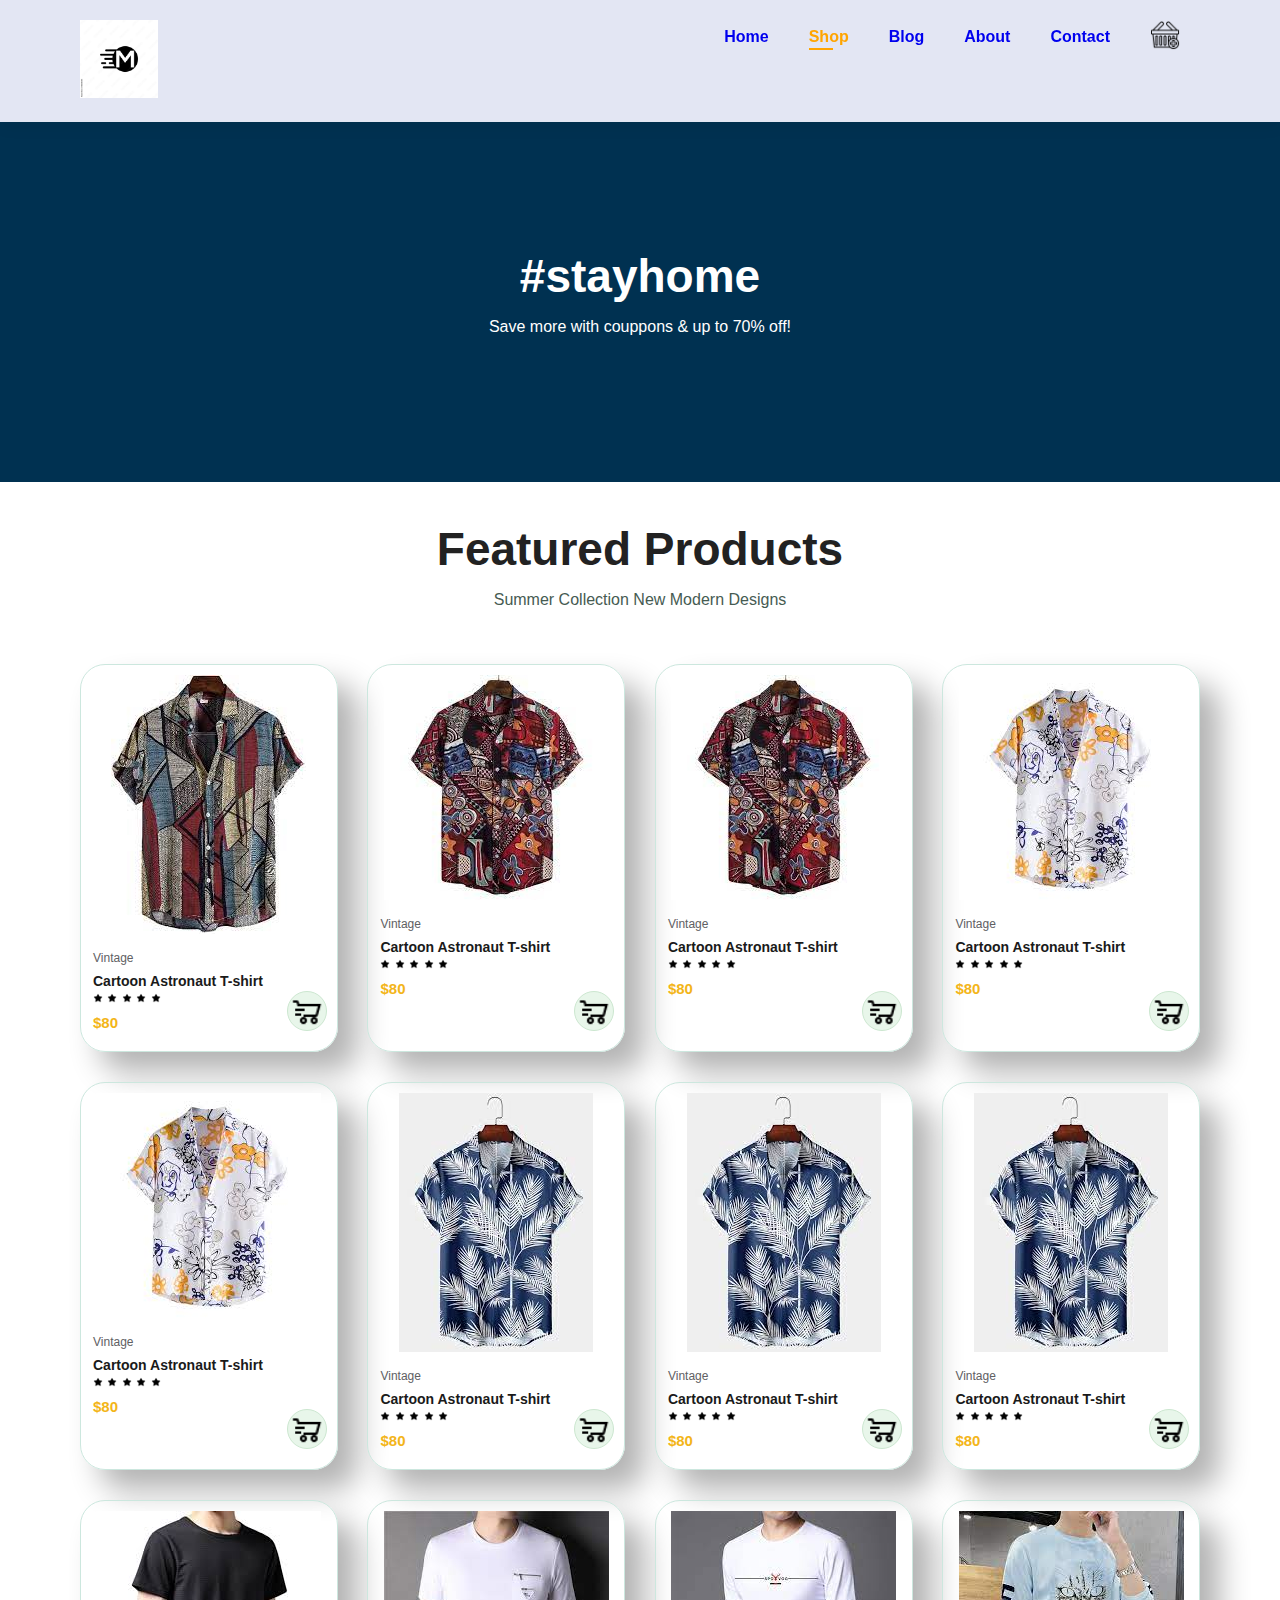
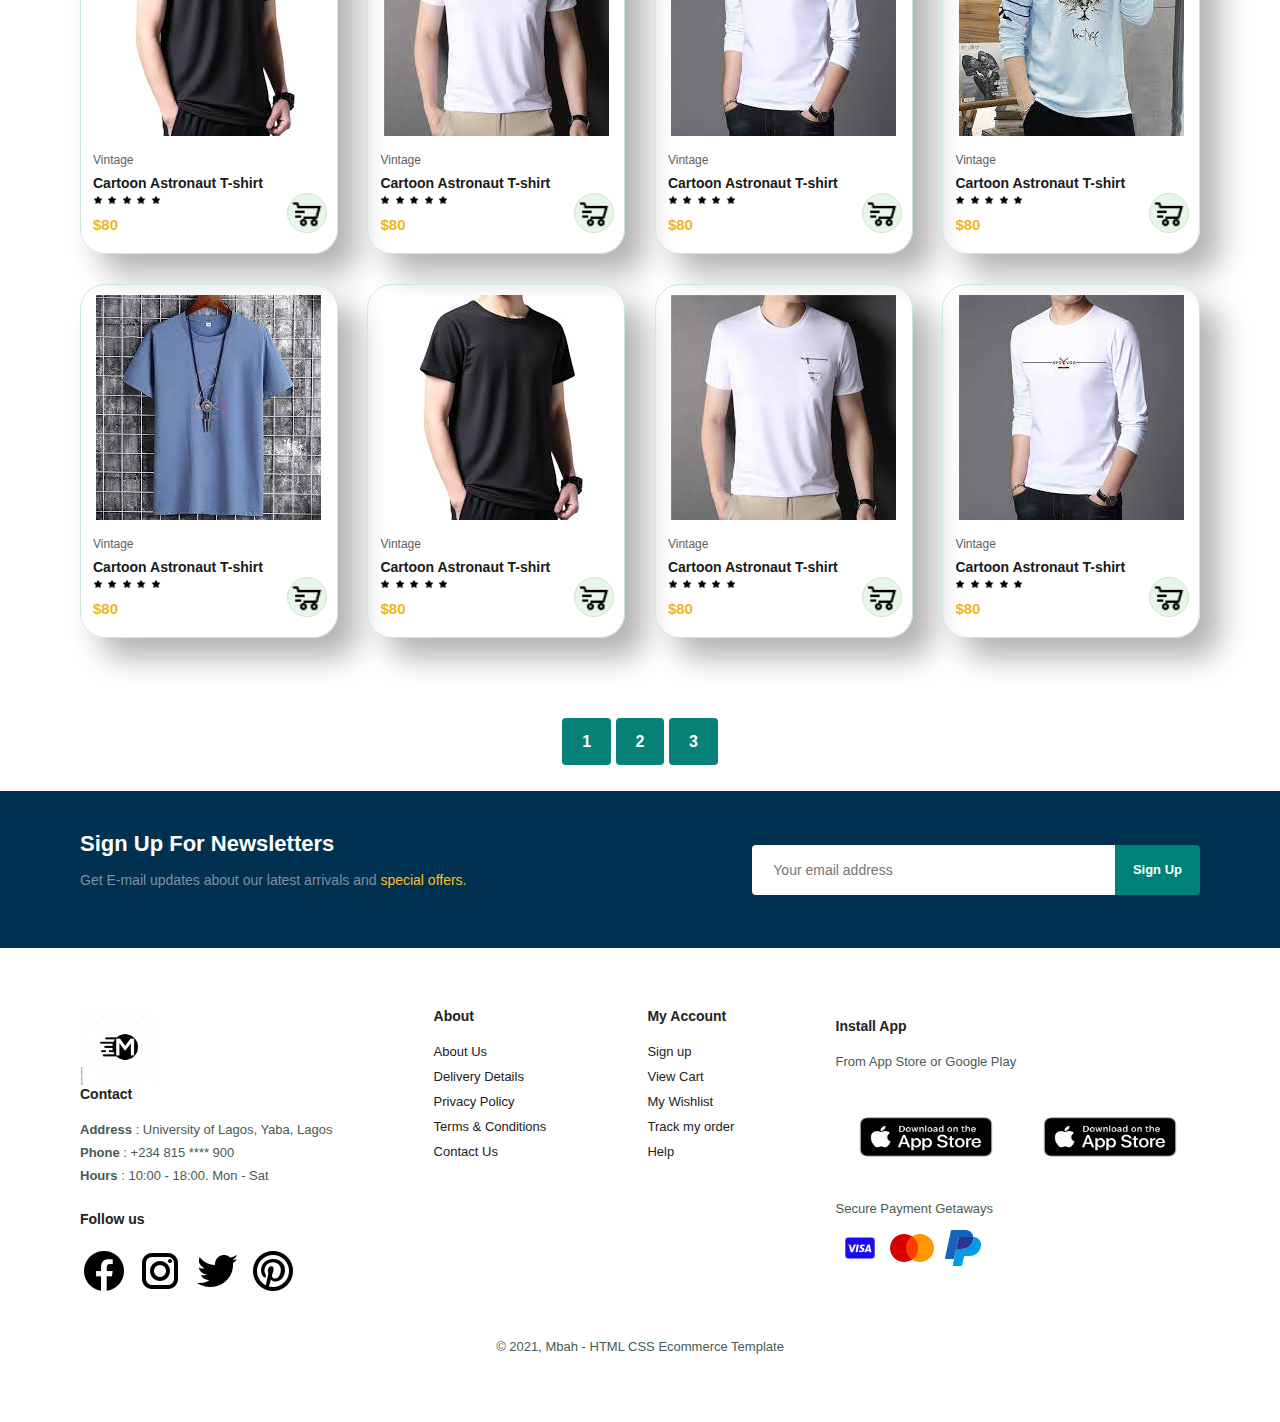
<file: E-commerce-site/shop.html>
<!DOCTYPE html>
<html>
<head>
	<meta charset="utf-8">
	<meta name="viewport" content="width=device-width, initial-scale=1">
	<title></title>
	<link rel="stylesheet" type="text/css" href="styles.css">
</head>
<body>
	<section id="header">
		<a href="#"><img src="img/logo2.jpg" class="logo"></a>
		<div>

			<ul id="navbar">
				<li><a href="index.html">Home</a></li>
				<li><a class="active" href="shop.html">Shop</a></li>
				<li><a href="blog.html">Blog</a></li>
				<li><a href="about.html">About</a></li>
				<li><a href="contact.html">Contact</a></li>
				<li><a href="cart.html"><img src="icons8-.png" class="s-basket"></a></li>
				
			</ul>

		</div>
		<div id="mobile">
			<a href="cart.html"><img src="icons8-.png" class="s-basket"></a>
			<img src="img/icons8-search.png" id="bar" class="s-bag">
		</div>
		
	</section>

	<section id="page-header">
		<h2>#stayhome</h2>
		<p>Save more with couppons & up to 70% off!</p>
	</section>

	<section id="product1" class="section-p1">
		<h2>Featured Products</h2>
		<p>Summer Collection New Modern Designs</p>

		<div class="pro-container">

			<div class="pro" onclick="window.location.href='sproduct.html';">
				<img src="img/Shirts/shirts1.jpeg">
				<div class="description">
					<span>Vintage</span>
					<h5>Cartoon Astronaut T-shirt</h5>

					<div class="star">
						<img src="img/icons8-star-48.png">
						<img src="img/icons8-star-48.png">
						<img src="img/icons8-star-48.png">
						<img src="img/icons8-star-48.png">
						<img src="img/icons8-star-48.png">
					</div>

					<h4>$80</h4>

				</div>

				<a href="#"><img src="img/icons8-cart.png" class="shopping-cart"></a>
			</div>

			<div class="pro">
				<img src="img/Shirts/shirts2.jpeg">

				<div class="description">
					<span>Vintage</span>
					<h5>Cartoon Astronaut T-shirt</h5>
					<div class="star">
						<img src="img/icons8-star-48.png">
						<img src="img/icons8-star-48.png">
						<img src="img/icons8-star-48.png">
						<img src="img/icons8-star-48.png">
						<img src="img/icons8-star-48.png">
					</div>

					<h4>$80</h4>
				</div>

				<a href="#"><img src="img/icons8-cart.png" class="shopping-cart"></a>

			</div>

			<div class="pro">
				<img src="img/Shirts/shirts2.jpeg">

				<div class="description">
					<span>Vintage</span>
					<h5>Cartoon Astronaut T-shirt</h5>
					<div class="star">
						<img src="img/icons8-star-48.png">
						<img src="img/icons8-star-48.png">
						<img src="img/icons8-star-48.png">
						<img src="img/icons8-star-48.png">
						<img src="img/icons8-star-48.png">
					</div>

					<h4>$80</h4>
				</div>
				<a href="#"><img src="img/icons8-cart.png" class="shopping-cart"></a>
			</div>

			<div class="pro">
				<img src="img/Shirts/shirts5.jpeg">

				<div class="description">
					<span>Vintage</span>
					<h5>Cartoon Astronaut T-shirt</h5>

					<div class="star">
						<img src="img/icons8-star-48.png">
						<img src="img/icons8-star-48.png">
						<img src="img/icons8-star-48.png">
						<img src="img/icons8-star-48.png">
						<img src="img/icons8-star-48.png">
					</div>

					<h4>$80</h4>
				</div>
				<a href="#"><img src="img/icons8-cart.png" class="shopping-cart"></a>
			</div>

			<div class="pro">
				<img src="img/Shirts/shirts5.jpeg">

				<div class="description">
					<span>Vintage</span>
					<h5>Cartoon Astronaut T-shirt</h5>

					<div class="star">
						<img src="img/icons8-star-48.png">
						<img src="img/icons8-star-48.png">
						<img src="img/icons8-star-48.png">
						<img src="img/icons8-star-48.png">
						<img src="img/icons8-star-48.png">
					</div>

					<h4>$80</h4>
				</div>
				<a href="#"><img src="img/icons8-cart.png" class="shopping-cart"></a>

			</div>

			<div class="pro">
				<img src="img/Shirts/shirts7.jpeg">

				<div class="description">
					<span>Vintage</span>
					<h5>Cartoon Astronaut T-shirt</h5>
					<div class="star">
						<img src="img/icons8-star-48.png">
						<img src="img/icons8-star-48.png">
						<img src="img/icons8-star-48.png">
						<img src="img/icons8-star-48.png">
						<img src="img/icons8-star-48.png">
					</div>

					<h4>$80</h4>
				</div>

				<a href="#"><img src="img/icons8-cart.png" class="shopping-cart"></a>
			</div>

			<div class="pro">
				<img src="img/Shirts/shirts7.jpeg">

				<div class="description">
					<span>Vintage</span>
					<h5>Cartoon Astronaut T-shirt</h5>
					<div class="star">
						<img src="img/icons8-star-48.png">
						<img src="img/icons8-star-48.png">
						<img src="img/icons8-star-48.png">
						<img src="img/icons8-star-48.png">
						<img src="img/icons8-star-48.png">
					</div>

					<h4>$80</h4>
				</div>
				<a href="#"><img src="img/icons8-cart.png" class="shopping-cart"></a>
			</div>

			<div class="pro">
				<img src="img/Shirts/shirts7.jpeg">

				<div class="description">
					<span>Vintage</span>
					<h5>Cartoon Astronaut T-shirt</h5>
					<div class="star">
						<img src="img/icons8-star-48.png">
						<img src="img/icons8-star-48.png">
						<img src="img/icons8-star-48.png">
						<img src="img/icons8-star-48.png">
						<img src="img/icons8-star-48.png">
					</div>

					<h4>$80</h4>
				</div>
				<a href="#"><img src="img/icons8-cart.png" class="shopping-cart"></a>
			</div>
			
			<div class="pro">
				<img src="img/Tees/Tees1.jpeg">
				<div class="description">
					<span>Vintage</span>
					<h5>Cartoon Astronaut T-shirt</h5>
					<div class="star">
						<img src="img/icons8-star-48.png">
						<img src="img/icons8-star-48.png">
						<img src="img/icons8-star-48.png">
						<img src="img/icons8-star-48.png">
						<img src="img/icons8-star-48.png">
					</div>
					<h4>$80</h4>
				</div>
				<a href="#"><img src="img/icons8-cart.png" class="shopping-cart"></a>
			</div>

			<div class="pro">
				<img src="img/Tees/Tees2.jpeg">
				<div class="description">
					<span>Vintage</span>
					<h5>Cartoon Astronaut T-shirt</h5>
					<div class="star">
						<img src="img/icons8-star-48.png">
						<img src="img/icons8-star-48.png">
						<img src="img/icons8-star-48.png">
						<img src="img/icons8-star-48.png">
						<img src="img/icons8-star-48.png">
					</div>
					<h4>$80</h4>
				</div>
				<a href="#"><img src="img/icons8-cart.png" class="shopping-cart"></a>
			</div>

			<div class="pro">
				<img src="img/Tees/Tees5.jpeg">
				<div class="description">
					<span>Vintage</span>
					<h5>Cartoon Astronaut T-shirt</h5>
					<div class="star">
						<img src="img/icons8-star-48.png">
						<img src="img/icons8-star-48.png">
						<img src="img/icons8-star-48.png">
						<img src="img/icons8-star-48.png">
						<img src="img/icons8-star-48.png">
					</div>
					<h4>$80</h4>
				</div>
				<a href="#"><img src="img/icons8-cart.png" class="shopping-cart"></a>
			</div>

			<div class="pro">
				<img src="img/Tees/Tees6.jpeg">
				<div class="description">
					<span>Vintage</span>
					<h5>Cartoon Astronaut T-shirt</h5>
					<div class="star">
						<img src="img/icons8-star-48.png">
						<img src="img/icons8-star-48.png">
						<img src="img/icons8-star-48.png">
						<img src="img/icons8-star-48.png">
						<img src="img/icons8-star-48.png">
					</div>
					<h4>$80</h4>
				</div>
				<a href="#"><img src="img/icons8-cart.png" class="shopping-cart"></a>
			</div>

			<div class="pro">
				<img src="img/Tees/Tees8.jpeg">
				<div class="description">
					<span>Vintage</span>
					<h5>Cartoon Astronaut T-shirt</h5>
					<div class="star">
						<img src="img/icons8-star-48.png">
						<img src="img/icons8-star-48.png">
						<img src="img/icons8-star-48.png">
						<img src="img/icons8-star-48.png">
						<img src="img/icons8-star-48.png">
					</div>
					<h4>$80</h4>
				</div>
				<a href="#"><img src="img/icons8-cart.png" class="shopping-cart"></a>
			</div>

			<div class="pro">
				<img src="img/Tees/Tees1.jpeg">
				<div class="description">
					<span>Vintage</span>
					<h5>Cartoon Astronaut T-shirt</h5>
					<div class="star">
						<img src="img/icons8-star-48.png">
						<img src="img/icons8-star-48.png">
						<img src="img/icons8-star-48.png">
						<img src="img/icons8-star-48.png">
						<img src="img/icons8-star-48.png">
					</div>
					<h4>$80</h4>
				</div>
				<a href="#"><img src="img/icons8-cart.png" class="shopping-cart"></a>
			</div>

			<div class="pro">
				<img src="img/Tees/Tees2.jpeg">
				<div class="description">
					<span>Vintage</span>
					<h5>Cartoon Astronaut T-shirt</h5>
					<div class="star">
						<img src="img/icons8-star-48.png">
						<img src="img/icons8-star-48.png">
						<img src="img/icons8-star-48.png">
						<img src="img/icons8-star-48.png">
						<img src="img/icons8-star-48.png">
					</div>
					<h4>$80</h4>
				</div>
				<a href="#"><img src="img/icons8-cart.png" class="shopping-cart"></a>
			</div>
			<div class="pro">
				<img src="img/Tees/Tees5.jpeg">
				<div class="description">
					<span>Vintage</span>
					<h5>Cartoon Astronaut T-shirt</h5>
					<div class="star">
						<img src="img/icons8-star-48.png">
						<img src="img/icons8-star-48.png">
						<img src="img/icons8-star-48.png">
						<img src="img/icons8-star-48.png">
						<img src="img/icons8-star-48.png">
					</div>
					<h4>$80</h4>
				</div>
				<a href="#"><img src="img/icons8-cart.png" class="shopping-cart"></a>
			</div>
		</div>
	</section>
	<section id="pagination" class="section-p1">
		<a href="#">1</a>
		<a href="#">2</a>
		<a href="#">3</a>
	</section>

	<section id="newsletter" class="section-p1">
		<div class="newstext">
			<h4>Sign Up For Newsletters</h4>
			<p>Get E-mail updates about our latest arrivals and <span> special offers.</span></p>
		</div>
		<div class="form">
			<input type="text" placeholder="Your email address">
			<button class="normal">Sign Up</button>
		</div>
	</section>

	<footer class="section-p1">
		<div class="column">
			<img src="img/logo2.jpg" class="logo">
			<h4>Contact</h4>
			<p> <strong>Address</strong> : University of Lagos, Yaba, Lagos</p>
			<p> <strong>Phone</strong> : +234 815 **** 900</p>
			<p> <strong>Hours</strong> : 10:00 - 18:00. Mon - Sat</p>

			<div class="follow">
				<h4>Follow us</h4>
				<div class="icon">
					<img src="img/icons8-facebook-48.png">
					<img src="img/icons8-instagram-48.png">
					<img src="img/icons8-twitter-48.png">
					<img src="img/icons8-pinterest-48.png">
				</div>
			</div>
		</div>

		<div class="column">
			<h4>About</h4>
			<a href="#">About Us</a>
			<a href="#">Delivery Details</a>
			<a href="#">Privacy Policy</a>
			<a href="#">Terms & Conditions</a>
			<a href="#">Contact Us</a>

		</div>
		<div class="column">
			<h4>My Account</h4>
			<a href="#">Sign up</a>
			<a href="#">View Cart</a>
			<a href="#">My Wishlist</a>
			<a href="#">Track my order</a>
			<a href="#">Help</a>
		</div>
		
		<div class="column-install">
			<h4>Install App</h4>
			<p>From App Store or Google Play</p>
			<div class="row">
				<img src="img/A-store.png">
				<img src="img/A-store.png">
			</div>
			<p>Secure Payment Getaways</p>
			<img src="img/icons8-visa-48.png">
			<img src="img/icons8-mastercard-48.png">
			<img src="img/icons8-paypal-48.png">
		</div>

		<div class="copyright">
			<p>&#169; 2021, Mbah - HTML CSS Ecommerce Template</p>	
		</div>
	</footer>


</body>
</html>
</file>
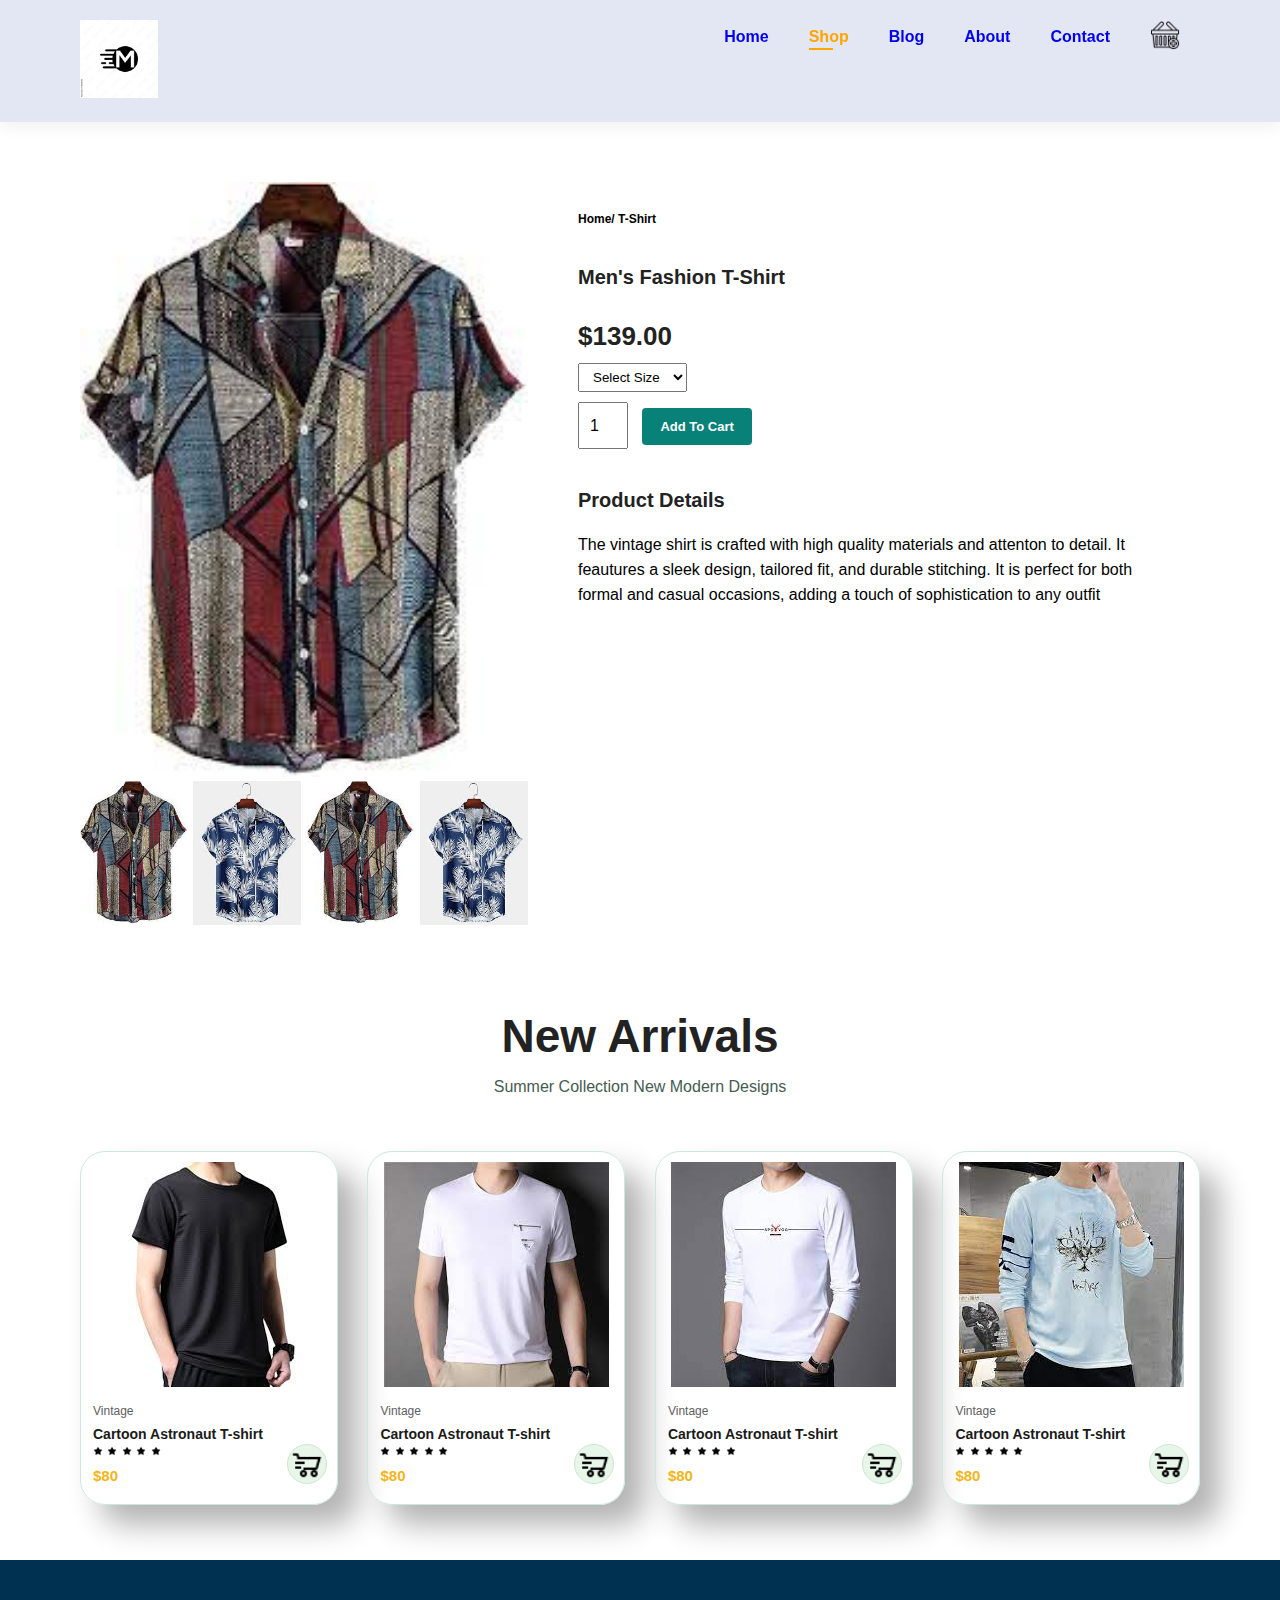
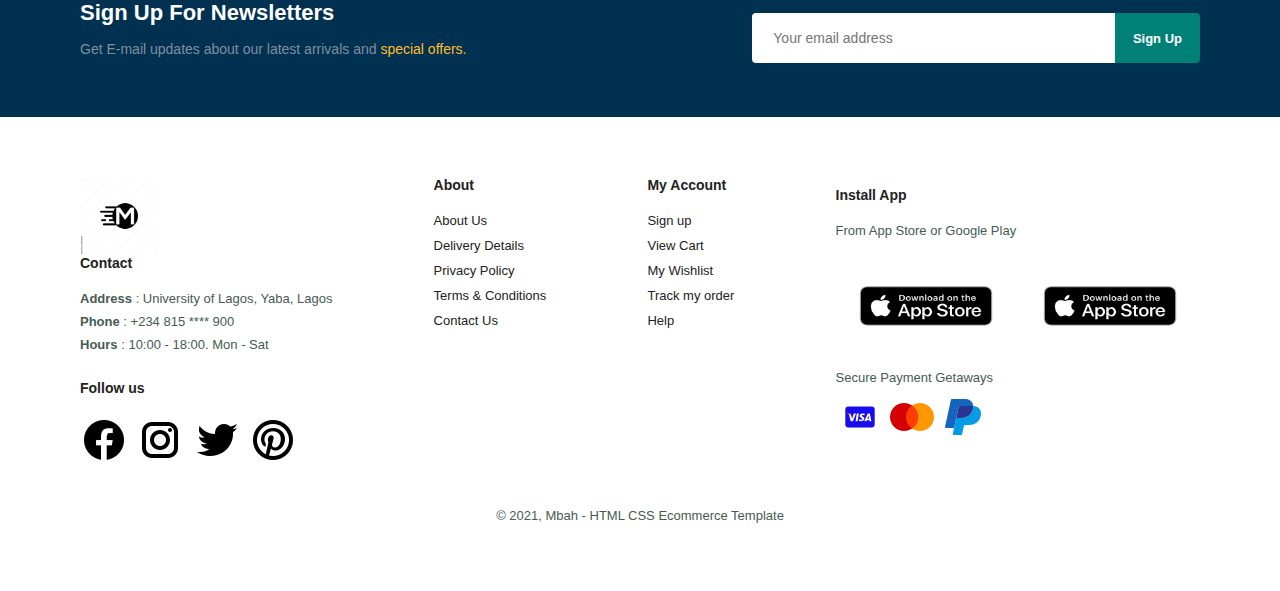
<file: E-commerce-site/sproduct.html>
<!DOCTYPE html>
<html>
<head>
	<meta charset="utf-8">
	<meta name="viewport" content="width=device-width, initial-scale=1">
	<title></title>
	<link rel="stylesheet" type="text/css" href="styles.css">
</head>
<body>
	<section id="header">
		<a href="#"><img src="img/logo2.jpg" class="logo"></a>
		<div>

			<ul id="navbar">
				<li><a href="index.html">Home</a></li>
				<li><a class="active" href="shop.html">Shop</a></li>
				<li><a href="blog.html">Blog</a></li>
				<li><a href="about.html">About</a></li>
				<li><a href="contact.html">Contact</a></li>
				<li><a href="cart.html"><img src="icons8-.png" class="s-basket"></a></li>
				
			</ul>

		</div>
		<div id="mobile">
			<a href="cart.html"><img src="icons8-.png" class="s-basket"></a>
			<img src="img/icons8-search.png" id="bar" class="s-bag">
		</div>
		
	</section>
	<section id="prodetails" class="section-p1">
		<div class="single-pro-img">
			<img src="img/Shirts/shirts1.jpeg" width="100%" id="MainImg">

			<div class="small-img-group">
				<div class="small-img-col">
					<img src="img/Shirts/shirts1.jpeg" width="100%" class="small-img">
				</div>
				
				<div class="small-img-col">
					<img src="img/Shirts/shirts7.jpeg" width="100%" class="small-img">
				</div>

				<div class="small-img-col">
					<img src="img/Shirts/shirts1.jpeg" width="100%" class="small-img">				
				</div>

				<div class="small-img-col">
					<img src="img/Shirts/shirts7.jpeg" width="100%" class="small-img">				
				</div>
			</div>
		</div>
		<div class="single-pro-dets">
			<h6>Home/ T-Shirt</h6>
			<h4>Men's Fashion T-Shirt</h4>
			<h2>$139.00</h2>

			<select>
				<option>Select Size</option>
				<option>Small</option>
				<option>Large</option>
				<option>XL</option>
				<option>XXL</option>
				<option>XXXL</option>
			</select>

			<input type="number" value="1">
			<button class="normal">Add To Cart</button>
			<h4>Product Details</h4>
			<span>The vintage shirt is crafted with high quality materials and attenton to detail. It feautures a sleek design, tailored fit, and durable stitching. It is perfect for both formal and casual occasions, adding a touch of sophistication to any outfit</span>
		</div>
	</section>

	<section id="product1" class="section-p1">
		<h2>New Arrivals</h2>
		<p>Summer Collection New Modern Designs</p>
		<div class="pro-container">
			<div class="pro">
				<img src="img/Tees/Tees1.jpeg">
				<div class="description">
					<span>Vintage</span>
					<h5>Cartoon Astronaut T-shirt</h5>
					<div class="star">
						<img src="img/icons8-star-48.png">
						<img src="img/icons8-star-48.png">
						<img src="img/icons8-star-48.png">
						<img src="img/icons8-star-48.png">
						<img src="img/icons8-star-48.png">
					</div>
					<h4>$80</h4>
				</div>
				<a href="#"><img src="img/icons8-cart.png" class="shopping-cart"></a>
			</div>

			<div class="pro">
				<img src="img/Tees/Tees2.jpeg">
				<div class="description">
					<span>Vintage</span>
					<h5>Cartoon Astronaut T-shirt</h5>
					<div class="star">
						<img src="img/icons8-star-48.png">
						<img src="img/icons8-star-48.png">
						<img src="img/icons8-star-48.png">
						<img src="img/icons8-star-48.png">
						<img src="img/icons8-star-48.png">
					</div>
					<h4>$80</h4>
				</div>
				<a href="#"><img src="img/icons8-cart.png" class="shopping-cart"></a>
			</div>

			<div class="pro">
				<img src="img/Tees/Tees5.jpeg">
				<div class="description">
					<span>Vintage</span>
					<h5>Cartoon Astronaut T-shirt</h5>
					<div class="star">
						<img src="img/icons8-star-48.png">
						<img src="img/icons8-star-48.png">
						<img src="img/icons8-star-48.png">
						<img src="img/icons8-star-48.png">
						<img src="img/icons8-star-48.png">
					</div>
					<h4>$80</h4>
				</div>
				<a href="#"><img src="img/icons8-cart.png" class="shopping-cart"></a>
			</div>

			<div class="pro">
				<img src="img/Tees/Tees6.jpeg">
				<div class="description">
					<span>Vintage</span>
					<h5>Cartoon Astronaut T-shirt</h5>
					<div class="star">
						<img src="img/icons8-star-48.png">
						<img src="img/icons8-star-48.png">
						<img src="img/icons8-star-48.png">
						<img src="img/icons8-star-48.png">
						<img src="img/icons8-star-48.png">
					</div>
					<h4>$80</h4>
				</div>
				<a href="#"><img src="img/icons8-cart.png" class="shopping-cart"></a>
			</div>

		</div>
	</section>

	<section id="newsletter" class="section-p1">
		<div class="newstext">
			<h4>Sign Up For Newsletters</h4>
			<p>Get E-mail updates about our latest arrivals and <span> special offers.</span></p>
		</div>
		<div class="form">
			<input type="text" placeholder="Your email address">
			<button class="normal">Sign Up</button>
		</div>
	</section>

	<footer class="section-p1">
		<div class="column">
			<img src="img/logo2.jpg" class="logo">
			<h4>Contact</h4>
			<p> <strong>Address</strong> : University of Lagos, Yaba, Lagos</p>
			<p> <strong>Phone</strong> : +234 815 **** 900</p>
			<p> <strong>Hours</strong> : 10:00 - 18:00. Mon - Sat</p>

			<div class="follow">
				<h4>Follow us</h4>
				<div class="icon">
					<img src="img/icons8-facebook-48.png">
					<img src="img/icons8-instagram-48.png">
					<img src="img/icons8-twitter-48.png">
					<img src="img/icons8-pinterest-48.png">
				</div>
			</div>
		</div>

		<div class="column">
			<h4>About</h4>
			<a href="#">About Us</a>
			<a href="#">Delivery Details</a>
			<a href="#">Privacy Policy</a>
			<a href="#">Terms & Conditions</a>
			<a href="#">Contact Us</a>

		</div>
		<div class="column">
			<h4>My Account</h4>
			<a href="#">Sign up</a>
			<a href="#">View Cart</a>
			<a href="#">My Wishlist</a>
			<a href="#">Track my order</a>
			<a href="#">Help</a>
		</div>
		
		<div class="column-install">
			<h4>Install App</h4>
			<p>From App Store or Google Play</p>
			<div class="row">
				<img src="img/A-store.png">
				<img src="img/A-store.png">
			</div>
			<p>Secure Payment Getaways</p>
			<img src="img/icons8-visa-48.png">
			<img src="img/icons8-mastercard-48.png">
			<img src="img/icons8-paypal-48.png">
		</div>

		<div class="copyright">
			<p>&#169; 2021, Mbah - HTML CSS Ecommerce Template</p>	
		</div>
	</footer>

	<script>
		var MainImg = document.getElementById("MainImg");
		var smallimg = document.getElementsByClassName("small-img");

		smallimg[0].onclick = function(){
			MainImg.src = smallimg[0].src;
		}
		smallimg[1].onclick = function(){
			MainImg.src = smallimg[1].src;
		}
		smallimg[2].onclick = function(){
			MainImg.src = smallimg[2].src;
		}
		smallimg[3].onclick = function(){
			MainImg.src = smallimg[3].src;
		}

	</script>


	<script type="text/javascript" src="index.js"></script>
</body>
</html>
</file>
<file: E-commerce-site/styles.css>
*{
	margin: 0;
	padding: 0;
	box-sizing: border-box;
	font-family: sans-serif;
}
h1{
	font-size: 50px;
	line-height: 64px;
	color: black;
}

h2{
	font-size: 46px;
	line-height: 54px;
	color: #222;
}

h4{
	font-size: 20px;
	color: #222;
}
h6{
	font-weight: 700;
	font-size: 12px;
}
p{
	font-size: 16px;
	color: #465b52;
	margin: 15px 0 20px 0;
}
.section-p1{
	padding: 40px 80px;
}

.section-ml{
	margin: 40px 0;
}

button.normal{
	font-size: 13px;
	font-weight: 600;
	padding: 11px 18px;
	color: #fff;
	background: black;
	border-radius: 4px;
	cursor: pointer;
	border: none;
	outline: none;
	transition: 0.2s;
}
button.b-button{
	font-size: 14px;
	font-weight: 600;
	padding: 15px 30px;
	color: #000000;
	background: transparent;
	border-radius: 4px;
	cursor: pointer;
	border: 1px solid;
	outline: none;
	transition: 0.2s;
}

body{
	width: 100%;
}
.logo{
	width: 78px;
	height: 78px;
}
.s-basket{
	/*width: 30px;*/
	height: 30px;
}
#header{
	display: flex;
	justify-content: space-between;
	align-content: center;
	padding: 20px 80px;
	background: #E3E6F3;
	box-shadow: 0 5px 15px rgba(0, 0, 0, 0.06);
	z-index: 999;
	position: sticky;
	top: 0;
	left: 0;
}
#navbar{
	display: flex;
	align-items: center;
	justify-content: center;
}
#navbar li{
	list-style: none;
	padding: 0 20px;
	position: relative;
}
#navbar li a{
	text-decoration: none;
	font-size: 16px;
	font-weight: 600;
	transition: 0.4s ease;
}
#navbar li a:hover,
#navbar li a.active{
	color: orange;
}
#navbar li a.active::after,
#navbar li a:hover::after{
	content: "";
	width: 30%;
	height: 2px;
	background: orange;
	position: absolute;
	bottom: -4px;
	left: 20px;
}
#mobile{
	display: none;
	align-items: center;
}
#hero{
	background: url(img/hero-img.jpg);
	height: 90vh;
	width: 100%;
	background-size: cover;
	padding: 0 80px;
	display: flex;
	flex-direction: column;
	align-items: flex-start;
	justify-content: center;
}
#hero h4{
	padding-bottom: 15px;
}
#hero h1{
	color: #551A8B;
}
#hero button{
	background-color: #FFE5B4;
	color: #088178;
	border: 0;
	padding: 14px 80px 14px 65px;
	background-repeat: no-repeat;
	cursor: pointer;
	font-weight: 700;
	font-size: 15px;
}
#feature{
	display: flex;
	align-items: center;
	justify-content: space-between;
	flex-wrap: wrap;
}
#feature .fe-box{
	width: 180px;
	text-align: center;
	padding: 25px 15px;
	box-shadow: 20px 20px 34px rgba( 0, 0, 0, 0,3);
	border: 1px solid #cce7de;
	border-radius: 4px;
	margin: 15px 0;

}
#feature .fe-box:hover{
	box-shadow: 10px 10px 54px rgba( 70, 62, 221, 0.1);
}
#feature .fe-box img{
	width: 110px;
	height: 80px;
	margin-bottom: 10px;
}

#feature .fe-box h6{
	display: inline-block;
	padding: 9px 8px 6px 8px;
	line-height: 1;
	border-radius: 4px;
	color: #088178;
	background-color: #fddde4;
}
#feature .fe-box:nth-child(2) h6{
	background-color: #cdebbc;
}
#feature .fe-box:nth-child(3) h6{
	background-color: #d1e8f2;
}
#feature .fe-box:nth-child(4) h6{
	background-color: #cdd4f8;
}
#product1{
	text-align: center;
}
#product1 .pro-container{
	display: flex;
	justify-content: space-between;
	padding-top: 20px;
	flex-wrap: wrap;
}
#product1 .pro{
	width: 23%;
	min-width: 250px;
	padding: 10px 12px;
	border: 1px solid #cce7de;
	border-radius: 25px;
	cursor: pointer;
	box-shadow: 20px 20px 30px rgba(0, 0, 0, 0.3);
	margin: 15px 0;
	transition: 0.2s ease;
	position: relative;
}
#product1 .pro:hover{
	box-shadow: 20px 20px 30px rgba(0, 0, 0, 0.6);
}

#product1.pro img{
	width: 100%;
	border-radius: 20px;
}
#product1 .pro .description{
	text-align: start;
	padding: 10px 0;
}
#product1 .pro .description span{
	color: #606063;
	font-size: 12px;
}
#product1 .pro .description h5{
	padding-top: 7px;
	color: #1a1a1a;
	font-size: 14px;
}
#product1 .pro .description .star img{
	font-size: 12px;
	color: yellow;
	width: 10px;

}
#product1 .pro .description h4{
	padding-top: 7px;
	font-size: 15px;
	font-weight: 700;
	color: rgb(243, 181, 25);
}
#product1 .pro .shopping-cart{
	width: 40px;
	height: 40px;
	line-height: 40px;
	border-radius: 50px;
	background-color: #e8f6ea;
	font-weight: 500;
	color: yellow;
	border: 1px solid #cce7d0;
	position: absolute;
	bottom: 20px;
	right: 10px;
}
.pro-container{
	display: flex;
}
#banner{
	display: flex;
	flex-direction: column;
	justify-content: center;
	align-items: center;
	text-align: center;
	background-image: url(img/Header-img1.jpeg);
	width: 100%;
	height: 40vh;
	background-size: cover;
	background-position: center;
}
#banner h4{
	font-size: 16px;
}
#banner h2{
	font-size: 30px;
	padding: 10px 0;
}
#banner h2 span{
	color: #ef3636;
}
#banner button:hover{
	color: #fff;
	background: #088178;
}
#sm-banner{
	display: flex;
	justify-content: space-between;
	flex-wrap: wrap;
}
#sm-banner .banner-box{
	display: flex;
	flex-direction: column;
	justify-content: center;
	align-items: flex-start;
	background-image: url(img/B6.jpg);
	min-width: 540px;
	height: 50vh;
	background-size: cover;
	background-position: center;
	padding: 30px;
}
#sm-banner .banner-box2{
	background-image: url(img/B2.jpg);
}
#sm-banner h4{
	color: #4B0082;
	font-size: 20px;
	font-weight: 300;
}
#sm-banner h2{
	color: #4B0082;
	font-size: 28px;
	font-weight: 800;
}
#sm-banner span{
	color: #4B0082;
	font-size: 14px;
	font-weight: 700;
	padding-bottom: 15px;
}
#sm-banner .banner-box:hover button{
	background: #088178;
	border: 1px solid #088178;

}
#banner3{
	display: flex;
	justify-content: space-between;
	flex-wrap: wrap;
	padding: 0 80px;
}
#banner3 .banner-box{
	display: flex;
	flex-direction: column;
	justify-content: center;
	align-items: flex-start;
	background-image: url(img/B7.jpg);
	min-width: 30%;
	height: 30vh;
	background-size: cover;
	background-position: center;
	padding: 20px;
	margin-bottom: 20px;
}
#banner3 h2{
	color: #FF0000;
	font-size: 22px;
	font-weight: 900;
}
#banner3 h3{
	font-size: 15px;
	font-weight: 900;
}
#newsletter{
	display: flex;
	justify-content: space-between;
	flex-wrap: wrap;
	align-items: center;
	background-color: #003151;
	margin-bottom: 20px;
}

#newsletter h4{
	font-size: 22px;
	font-weight: 700;
	color: #fff;

}
#newsletter p{
	font-size: 14px;
	font-weight: 500;
	color: #818ea0;

}
#newsletter p span{
	color: #ffbd27;
}
#newsletter .form{
	display: flex;
	width: 40%;
}
#newsletter input{
	height: 3.125rem;
	padding: 0 1.45em;
	font-size: 14px;
	width: 100%;
	border: 1px solid transparent;
	border-radius: 4px;
	outline: none;
	border-top-right-radius: 0;
	border-bottom-right-radius: 0;
}
#newsletter button{
	background-color: #008178;
	white-space: nowrap;
	border-top-left-radius: 0;
	border-bottom-left-radius: 0;

}
footer{
	display: flex;
	flex-wrap: wrap;
	justify-content: space-between;
}
footer .column{
	display: flex;
	flex-direction: column;
	align-items: flex-start;
	margin-bottom: 20px;
}
footer h4{
	font-size: 14px;
	padding-bottom: 20px;
}

footer p{
	font-size: 13px;
	margin: 0 0 8px 0;
}
footer a{
	font-size: 13px;
	text-decoration: none;
	color: #222;
	margin-bottom: 10px;
}
footer .follow{
	margin-top: 20px;
}

footer .follow img{
	padding-right: 4px;
	cursor: pointer;
}
footer a:hover{
	color: #088178;
}
footer .column-install .row img{
	width: 180px;
	height: 120px;
}
footer .column-install{
	margin: 10px 0 15px 0;
	}
footer .copyright{
	width: 100%;
	text-align: center;
	margin: 20px 0;
}

/*shop page*/
#page-header{
	background-color: #003151;
	width: 100%;
	height: 40vh;
	background-size: cover;
	display: flex;
	justify-content: center;
	align-items: center;
	flex-direction: column;
	padding: 14px;
}
#page-header h2,
#page-header p{
	color: #fff;
}
#pagination{
	text-align: center;
}
#pagination a{
	text-decoration: none;
	background-color: #088178;
	padding: 15px 20px;
	border-radius: 4px;
	color: #fff;
	font-weight: 600;
}

/*Single Product*/
#prodetails{
	display: flex;
	margin-top: 20px;
}
#prodetails .single-pro-img{
	width: 40%;
	margin-right: 50px;
}
.small-img-group{
	display: flex;
	justify-content: space-between;
}
#Mainimg{
	cursor: pointer;
}
.small-img-col{
	flex-basis: 24%;
	cursor: pointer;
}
#prodetails .single-pro-dets{
	width: 50%;
	padding-top: 30px;
}
#prodetails .single-pro-dets h4{
	padding: 40px 0 20px 0;
}
#prodetails .single-pro-dets h2{
	font-size: 26px;
}
#prodetails .single-pro-dets select{
	display: block;
	padding: 5px 10px;
	margin-bottom: 10px;
}
#prodetails .single-pro-dets input{
	width: 50px;
	height: 47px;
	padding-left: 10px;
	font-size: 16px;
	margin-right: 10px;
}
#prodetails .single-pro-dets input:focus{
	outline: none;
}
#prodetails .single-pro-dets button{
	background: #088178;
	color: #fff;
}
#prodetails .single-pro-dets span{
	line-height: 25px;
}

/*Blog page*/
.blog-header{
	background-image: url("img/B11.jpg");
}
#blog{
	padding: 150px 150px 0 150px;
}
#blog .blog-box{
	display: flex;
	align-items: center;
	width: 100%;
	position: relative;
	padding-bottom: 90px;
}
#blog .blog-img{
	width: 50%;
	margin-right: 40px;
}
#blog img{
	width: 100%;
	height: 300px;
	object-fit: cover;
}
#blog .blog-dets{
	width: 50%;
}
#blog .blog-dets a{
	text-decoration: none;
	font-size: 13px;
	color: #000;
	font-weight: 700;
	position: relative;
}
#blog .blog-dets a::after{
	content: "";
	width: 50px;
	height: 1px;
	background-color: #000;
	position: absolute;
	top: 4px;
	right: -60px;

}
#blog .blog-dets a:hover{
	color: #088178;
	transition: 0.3s;
}
#blog .blog-dets a:hover::after{
	background-color:  #088178;	
}

#blog .blog-box h1{
	position: absolute;
	top: -45px;
	left: 0;
	font-size: 70px;
	font-weight: 700;
	color: #c9cbce;
	z-index: -8;
}

/*About Page*/
#about-header{
	display: flex;
	align-items: center;
}
#about-header img{
	width: 50%;
}
.about-dets{
	padding-left: 40px;
}

/*Contact page*/
#contact-dets{
	display: flex;
	align-items: center;
	justify-content: space-between;
}
#contact-dets .details{
	width: 40%;
}
#contact-dets .details span{
	font-size: 12px;
}
#contact-dets .details h2{
	font-size: 26px;
	line-height: 35px;
	padding: 20px 0;
}
#contact-dets .details h3{
	font-size: 16px;
	padding-bottom: 15px;
}
#contact-dets .map{
	width: 55%;
	height: 400px;
}
#contact-dets .map iframe{
	width: 100%;
	height: 100%
}
#form-details{
	display: flex;
	justify-content: space-between;
	margin: 30px;
	padding: 80px;
	border: 1px solid #e1e1e1;
}
#form-details form{
	width: 55%;
	display: flex;
	flex-direction: column;
	align-items: flex-start;
}
#form-details form span{
	font-size: 12px;
}
#form-details form h2{
	font-size: 26px;
	line-height: 35px;
	padding: 20px 0;
}
#form-details form input,
#form-details form textarea{
	width: 100%;
	padding: 12px 15px;
	margin-bottom: 20px;
	outline: none;
	border: 1px solid #000;
}
#form-details form button{
	background-color: #088178;
}

#form-details .people{
	width: 30%;
}
#form-details .people div{
	display: flex;
	padding-bottom: 25px;
}
#form-details .people div img{
	width: 20%;
	height: 20%;
	object-fit: cover;
	border-radius: 250px;
	margin-right: 15px;
}
#form-details .people div p{
	font-size: 13px;
	line-height: 25px;
	margin: 0;
}
#form-details .people div p span{
	display: block;
	font-size: 16px;
	font-weight: 700;
	color: #000;
}

/*Cart*/
#cart{
	overflow: auto;
}
#cart table{
	width: 100%;
	border-collapse: collapse;
	table-layout: fixed;
	white-space: nowrap;
}
#cart table img{
	width: 50px;
}
#cart table td:nth-child(1){
	width: 100px;
	text-align: center;
}
#cart table td:nth-child(2){
	width: 150px;
	text-align: center;
}
#cart table td:nth-child(3){
	width: 150px;
	text-align: center;
}
#cart table td:nth-child(4),
#cart table td:nth-child(5),
#cart table td:nth-child(6){
	width: 150px;
	text-align: center;
}
#cart table td:nth-child(5) input{
	width: 70px;
	padding: 10px 5px 10px 15px;
}
#cart table thead{
	border: 1px solid #000;
	border-left: none;
	border-right: none;
}
#cart table thead td{
	font-weight: 700;
	font-size: 14px;
	padding: 18px 0;
}
#cart table tr td{
	padding-top: 15px;
}
#cart table td{
	font-size: 14px;
}
#cart-add{
	display: flex;
	justify-content: space-between;
	align-items: center;
	flex-wrap: wrap;
}
#coupon{
	width: 50%;
	margin-bottom: 30px;
}
#coupon h3{
	padding-bottom: 20px;
}
#coupon input{
	padding: 10px 20px;
	outline: none;
	width: 60%;
	margin-right: 10px;
	border: 1px solid #e2e921;
}
#coupon button{
	background-color: #088178;
}
#subtotal{
	width: 50%;
	margin-bottom: 30px;
	border: 1px solid #000;
	padding: 30px;
}
#subtotal h3{
	padding-bottom: 15px;
}
#subtotal table{
	width: 100%;
	border-collapse: collapse;
	margin-bottom: 20px;
}
#subtotal table td{
	width: 50%;
	border: 1px solid #e2e9e1;
	padding: 10px;
	font-size: 13px;
}
#subtotal button{
	background-color: #088178;
}





@media (max-width: 799px) {
	.section-p1 {
    padding: 40px 40px;
}
   #navbar {
    display: flex;
    flex-direction: column;
    align-items: flex-start;
    justify-content: flex-start;
    position: fixed;
    top: 0;
    right: -300px;
    height: 100vh;
    width: 300px;
    background-color: #E3E6F3;
    box-shadow: 0 40px 60px;
    padding: 80px 0 0 10px;
    transition: 0.3s;
}
#navbar .active{
	right: 0px;
}
#navbar li{
	margin-bottom: 25px;

}
#mobile{
	display: flex;
	align-items: center;
}
#mobile img{
	font-size: 24px;
	padding-left: 20px;
}

#hero {
    height: 70vh;
    padding: 0 80px;
    background-position: top 30% right 30%;
}
#feature {
    justify-content: center;
}
#feature .fe-box {
    margin: 15px 15px;
}
#product1 .pro-container {
    justify-content: center;
}
#product1 .pro {
    margin: 15px;
}
#banner {
    height: 20vh;
}
#sm-banner .banner-box {
    min-width: 100%;
    height: 30vh;
}
#sm-banner .banner-box2 {
  margin-top: 20px;
}
#banner3 {
    padding: 0 40px;
}
#banner3 .banner-box {
    width: 28%;
}
/*Contact Page*/
#form-details {
	padding: 40PX;
}
#form-details .people {
    width: 40%;
}


}
@media (max-width: 477px) {
	.section-p1 {
    padding: 20px;
}
	#header {
    padding: 10px 30px;
}
h1 {
    font-size: 38px;
}
h2 {
    font-size: 32px;
}
#hero {
    padding: 0 20px;
    background-position: 55%;
}
#feature {
    justify-content: space-between;
}
#feature .fe-box {
    width: 155px;
    margin: 0 0 15px 0;
}
#product1 .pro {
    width: 100%;
}
#banner {
    height: 40vh;
}
#sm-banner .banner-box {
    height: 40vh;
}
#sm-banner .banner-box2 {
    margin-top: 20px;
}
#banner3 {
    padding: 0 20px;
}
#banner3 .banner-box {
    width: 100%;
}
#newsletter {
   padding: 40px 20px;
}
#newsletter .form {
    width: 100%;
}
footer .copyright {
    text-align: start;
}

/*single Product*/
#page-header {
    margin-bottom: 30px;
}
#prodetails {
    display: flex;
   flex-direction: column;
}
#prodetails .single-pro-img {
    width: 100%;
}
#prodetails .single-pro-dets {
    width: 100%;
}
/*Blog Page*/
#blog {
    padding: 10px 20px 0 20px;
}
#blog .blog-box {
    display: flex;
    flex-direction: column;
    align-items: flex-start;
}
#blog .blog-img {
    width: 100%;
    margin-right: 0px;
    margin-bottom: 30px;
}
#blog .blog-dets {
    width: 100%;
}

/*About Page*/

#about-header {
    flex-direction: column;
}
#about-header img {
    width: 100%;
    margin-bottom: 20px;
}
.about-dets {
    padding-left: 0;
}
/*Contact Page*/
#contact-dets {
    flex-direction: column;
 }
 #contact-dets .details {
    width: 100%;
    margin-bottom: 30PX;
}
#contact-dets .map {
    width: 100%;
}
#form-details {
	flex-direction: column;
    margin: 10px;
    padding: 30px 10px;
    flex-wrap: wrap;
}
#form-details form {
    width: 100%;
    margin-bottom: 30px;
}
#form-details .people {
    width: 100%;
}
/*Cart*/
#cart-add {
    flex-direction: column;
}
#coupon {
    width: 100%;
}
#subtotal {
    width: 100%;
    padding: 20px;
}
}
</file>
